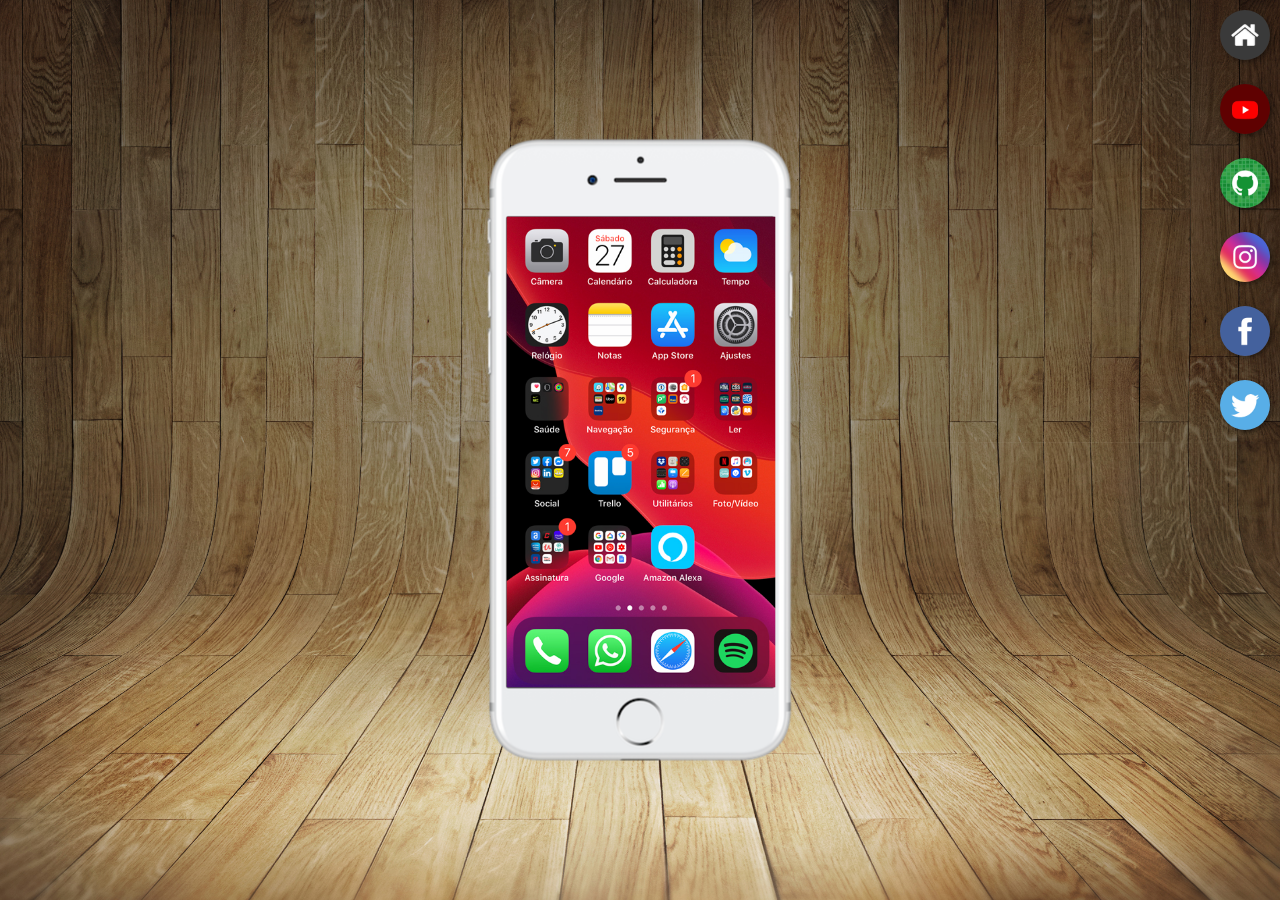
<file: index.html>
<!DOCTYPE html>
<html lang="pt-br">
<head>
    <meta charset="UTF-8">
    <meta http-equiv="X-UA-Compatible" content="IE=edge">
    <meta name="viewport" content="width=device-width, initial-scale=1.0">
    <link rel="shortcut icon" href="favicon.ico" type="image/x-icon">
    <link rel="stylesheet" href="estilos/style.css">
    <title>Redes Socias</title>
</head>
<body>
    <main>
        <section id="telefone">
           <iframe src="home.html" name="celular" id="tela" frameborder="0">Seu navegador não é compatível com isso.</iframe>
        </section>
        
        <section id="redes">
            <a href="home.html" target="celular"><img src="imagens/logo-home.jpg" alt="Home"></a><br>
            
            <a href="youtube.html" target="celular"><img src="imagens/logo-youtube.jpg" alt="YouTube"></a><br>
            
            <a href="github.html" target="celular"><img src="imagens/logo-github.jpg" alt="GitHub"></a><br>
            
            <a href="instagram.html" target="celular"><img src="imagens/logo-instagram.jpg" alt="Instagram"></a><br>
            
            <a href="facebook.html" target="celular"><img src="imagens/logo-facebook.jpg" alt="Facebook"></a><br>
            
            <a href="twitter.html" target="celular"><img src="imagens/logo-twitter.jpg" alt="Twitter"></a>
        </section>
    </main>
</body>
</html>
</file>
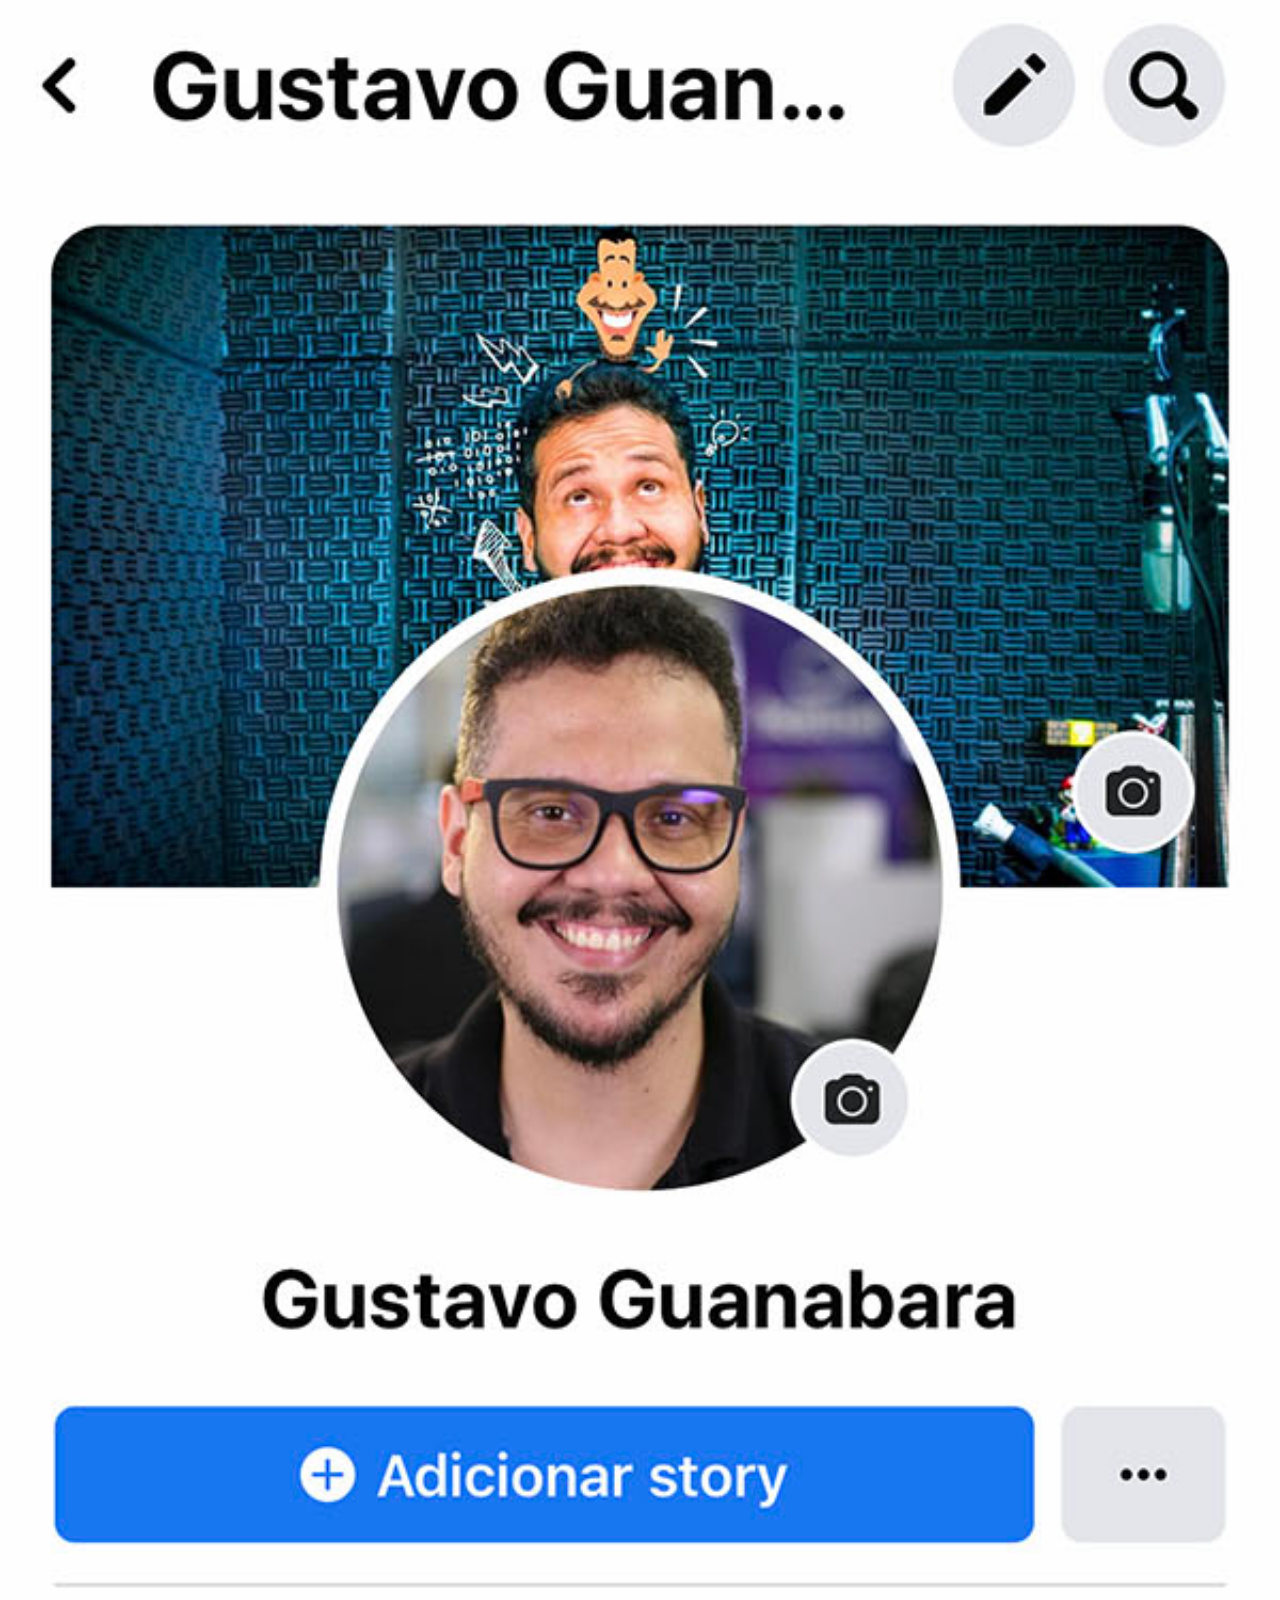
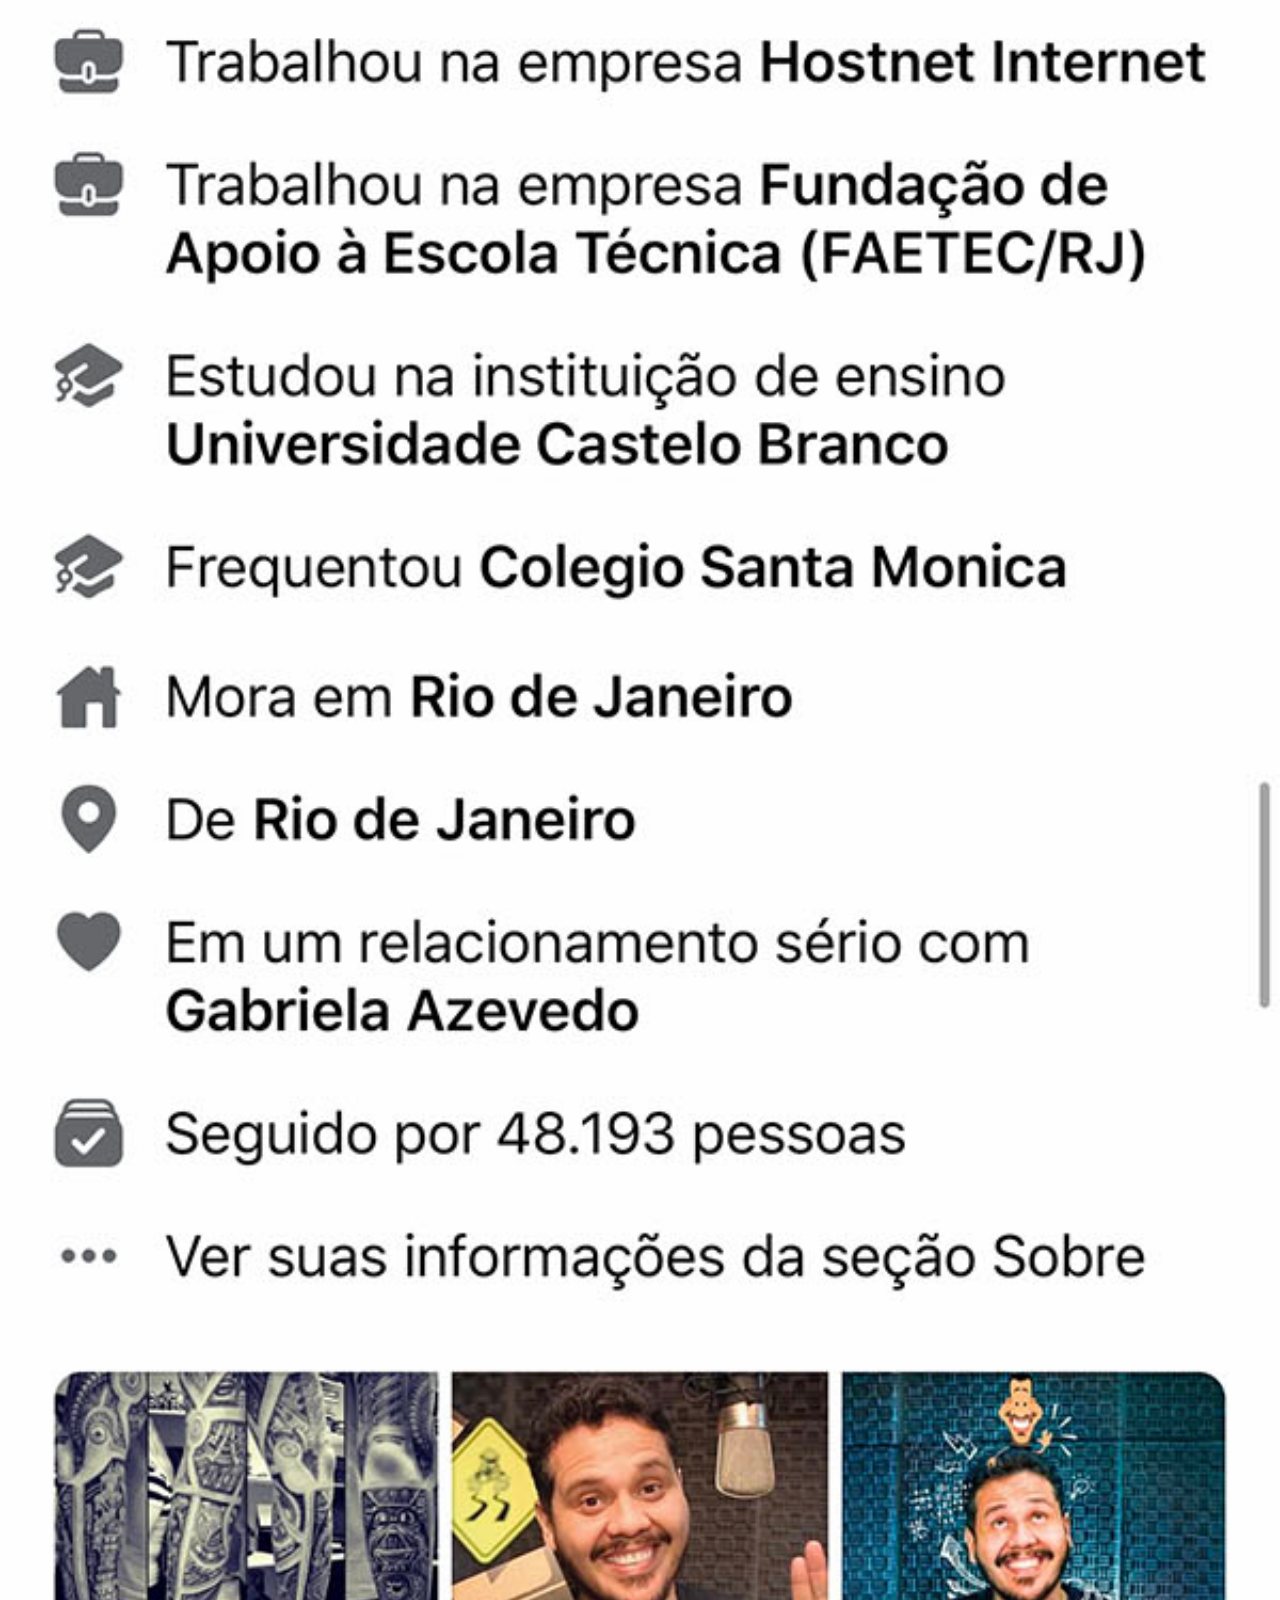
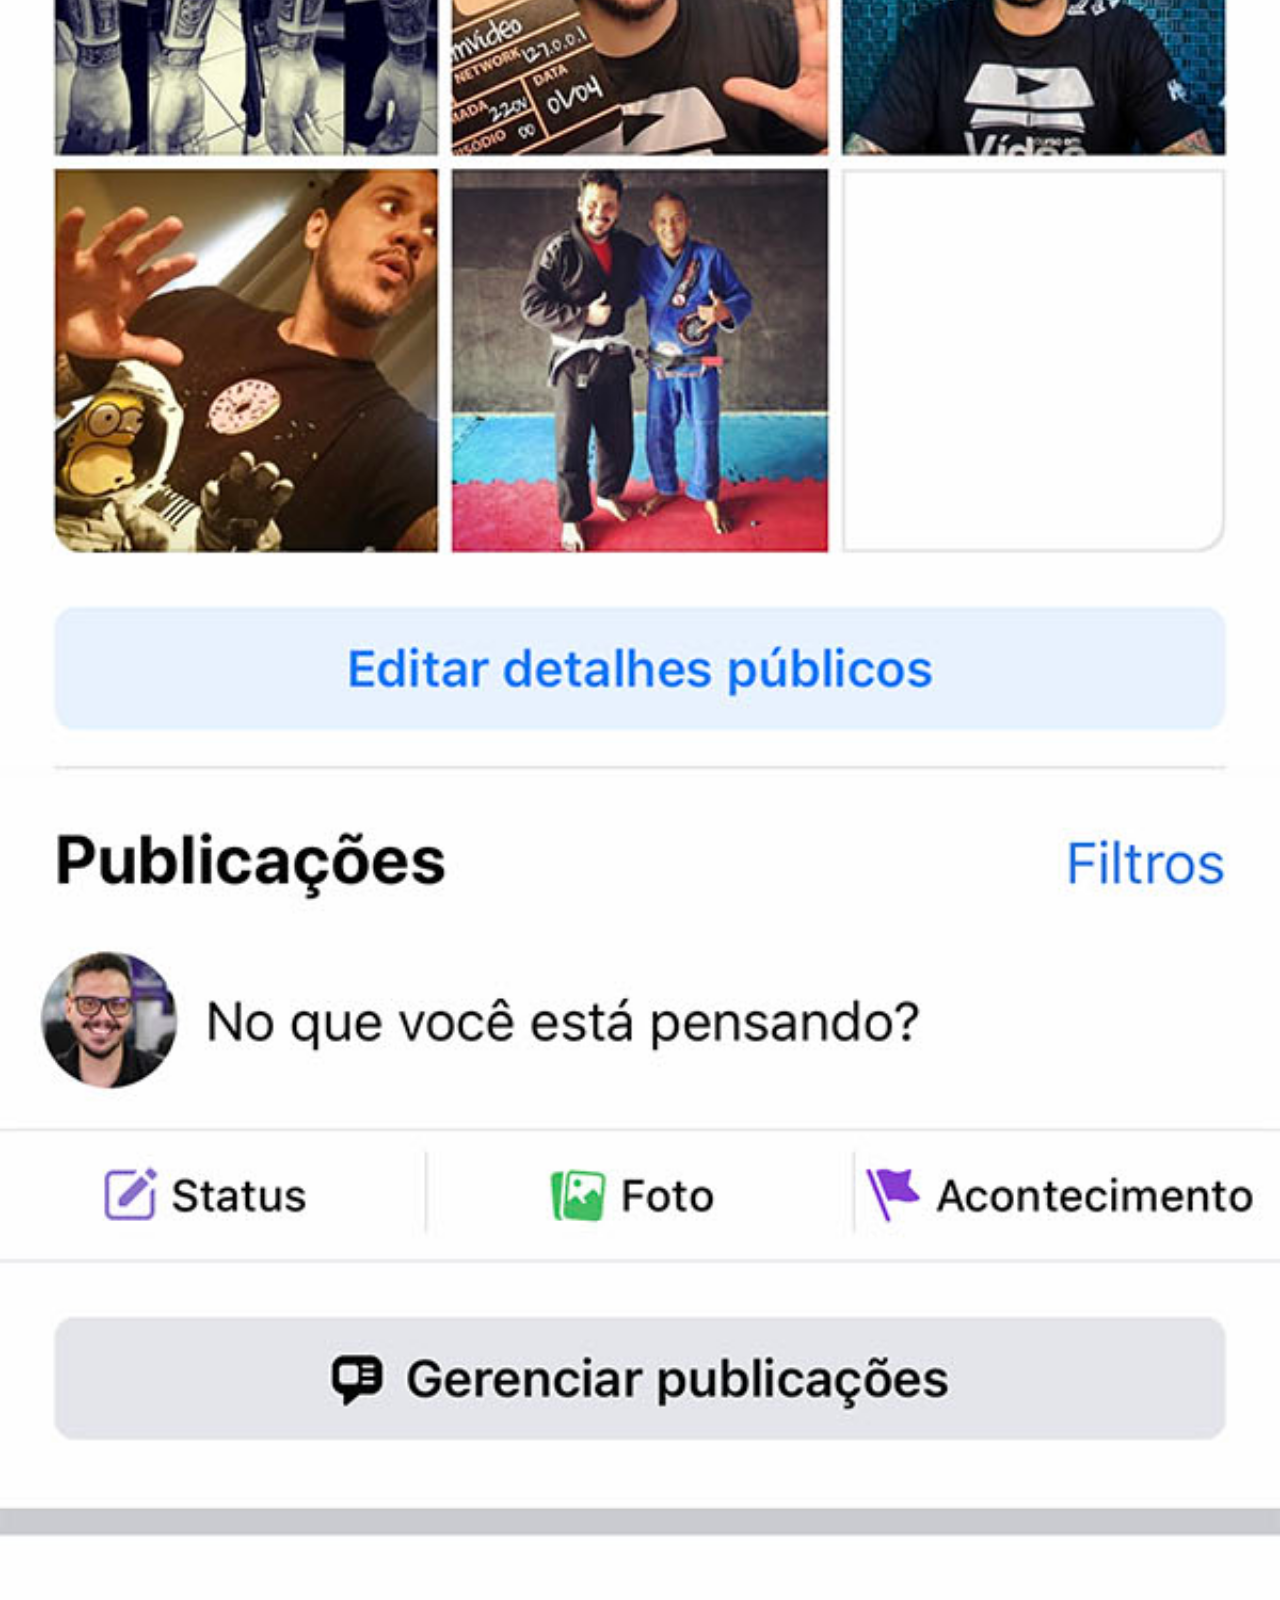
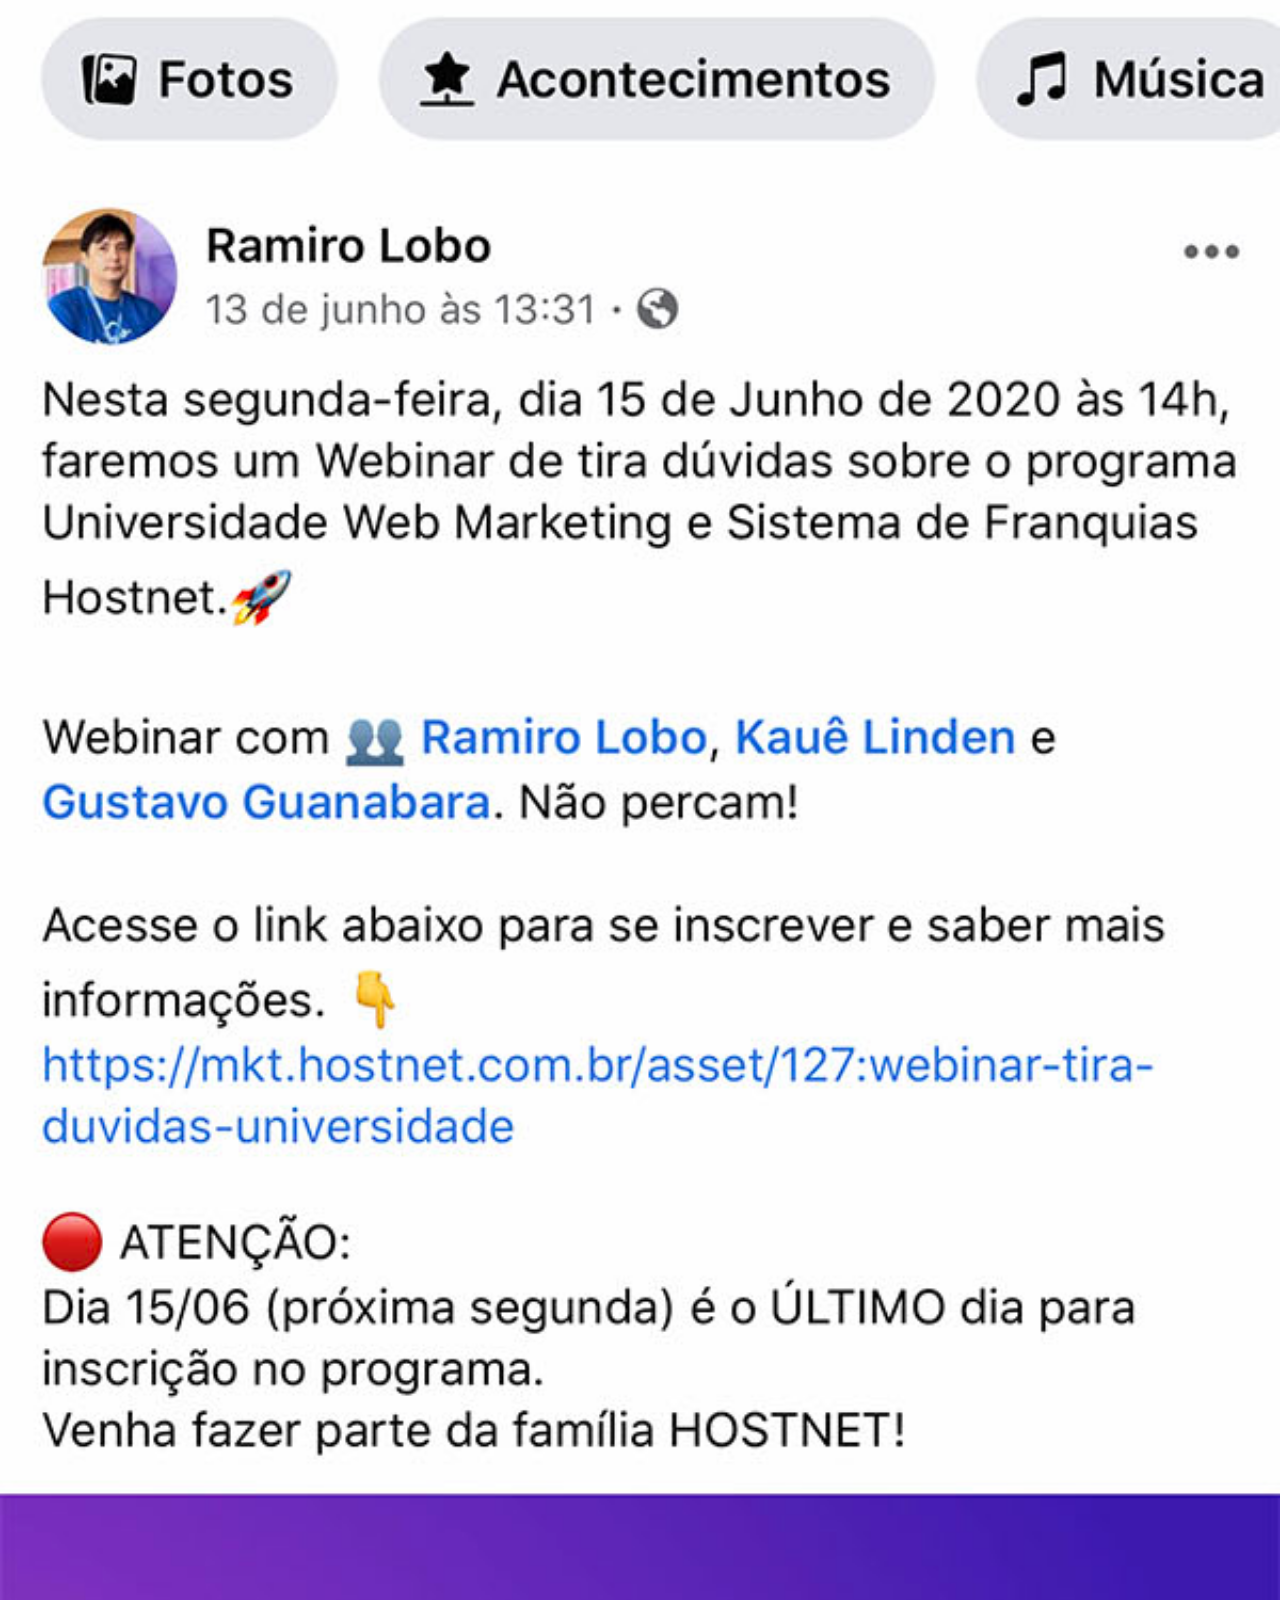
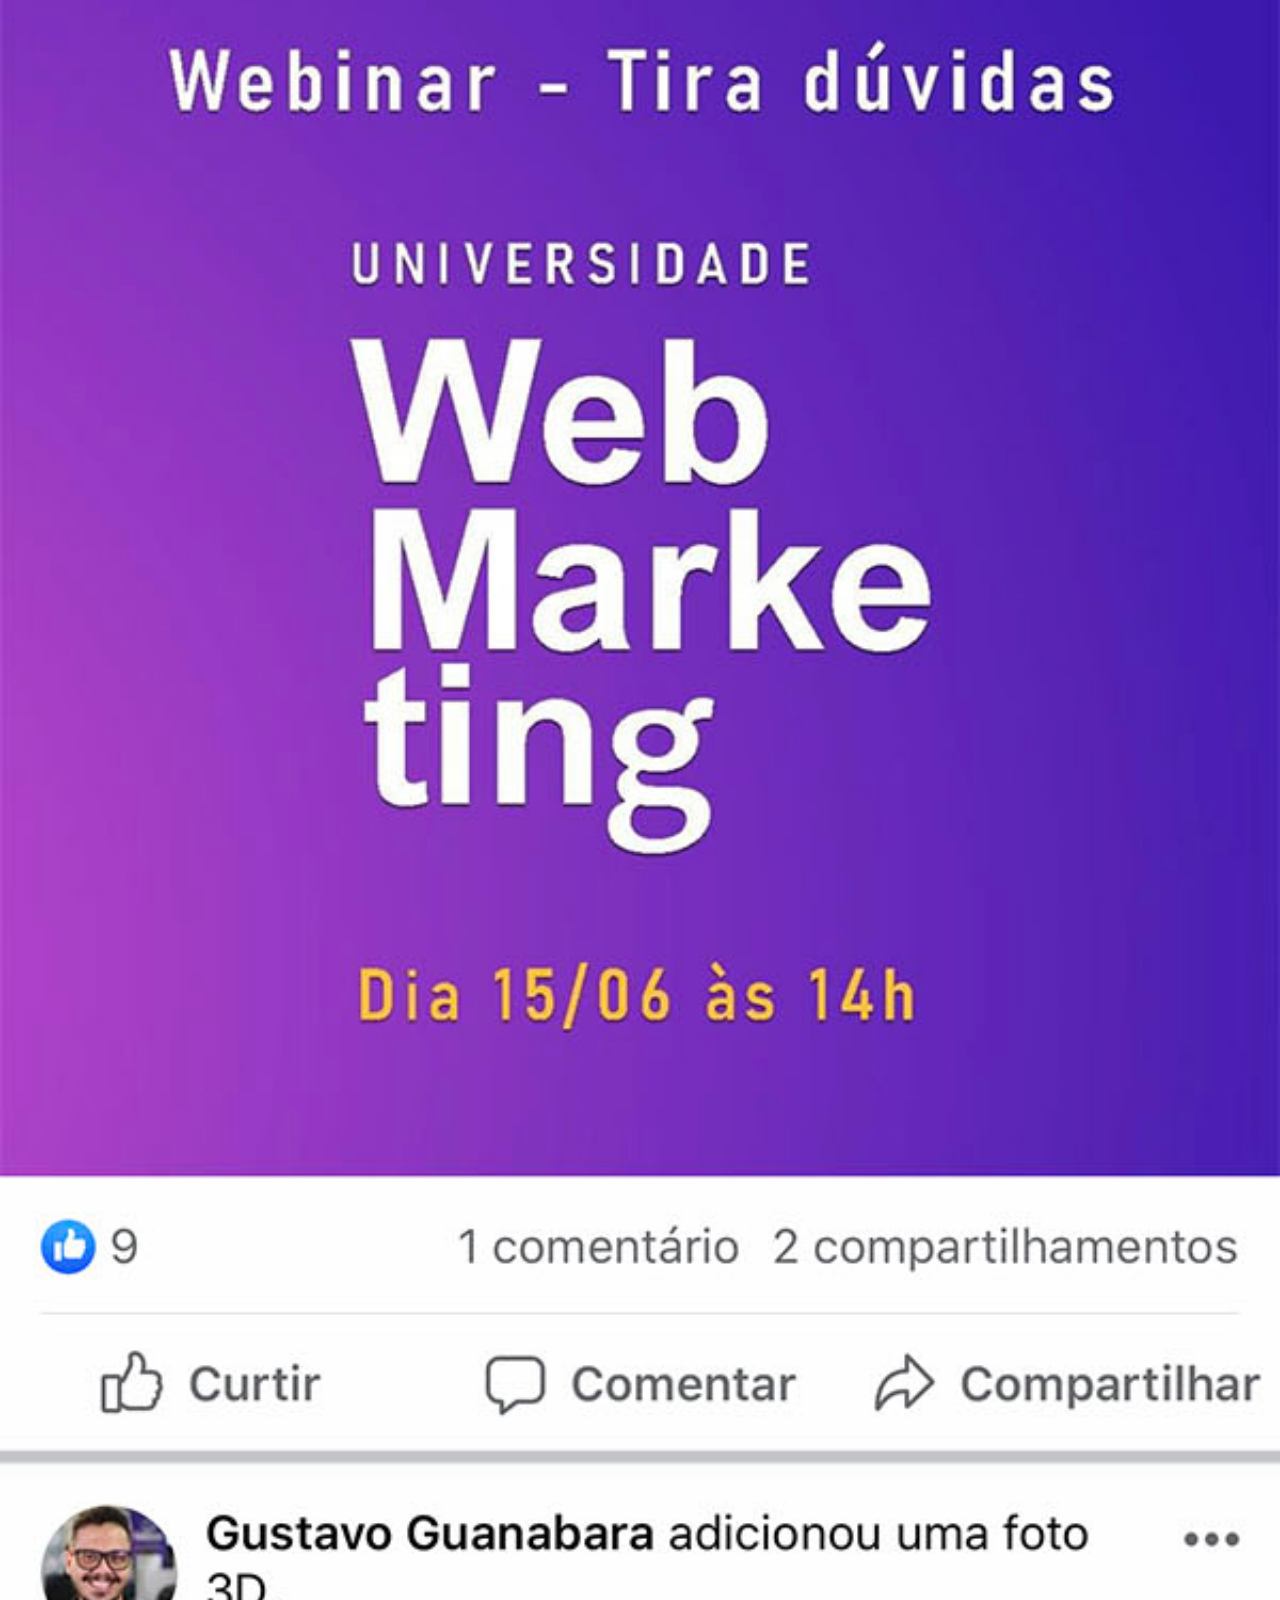
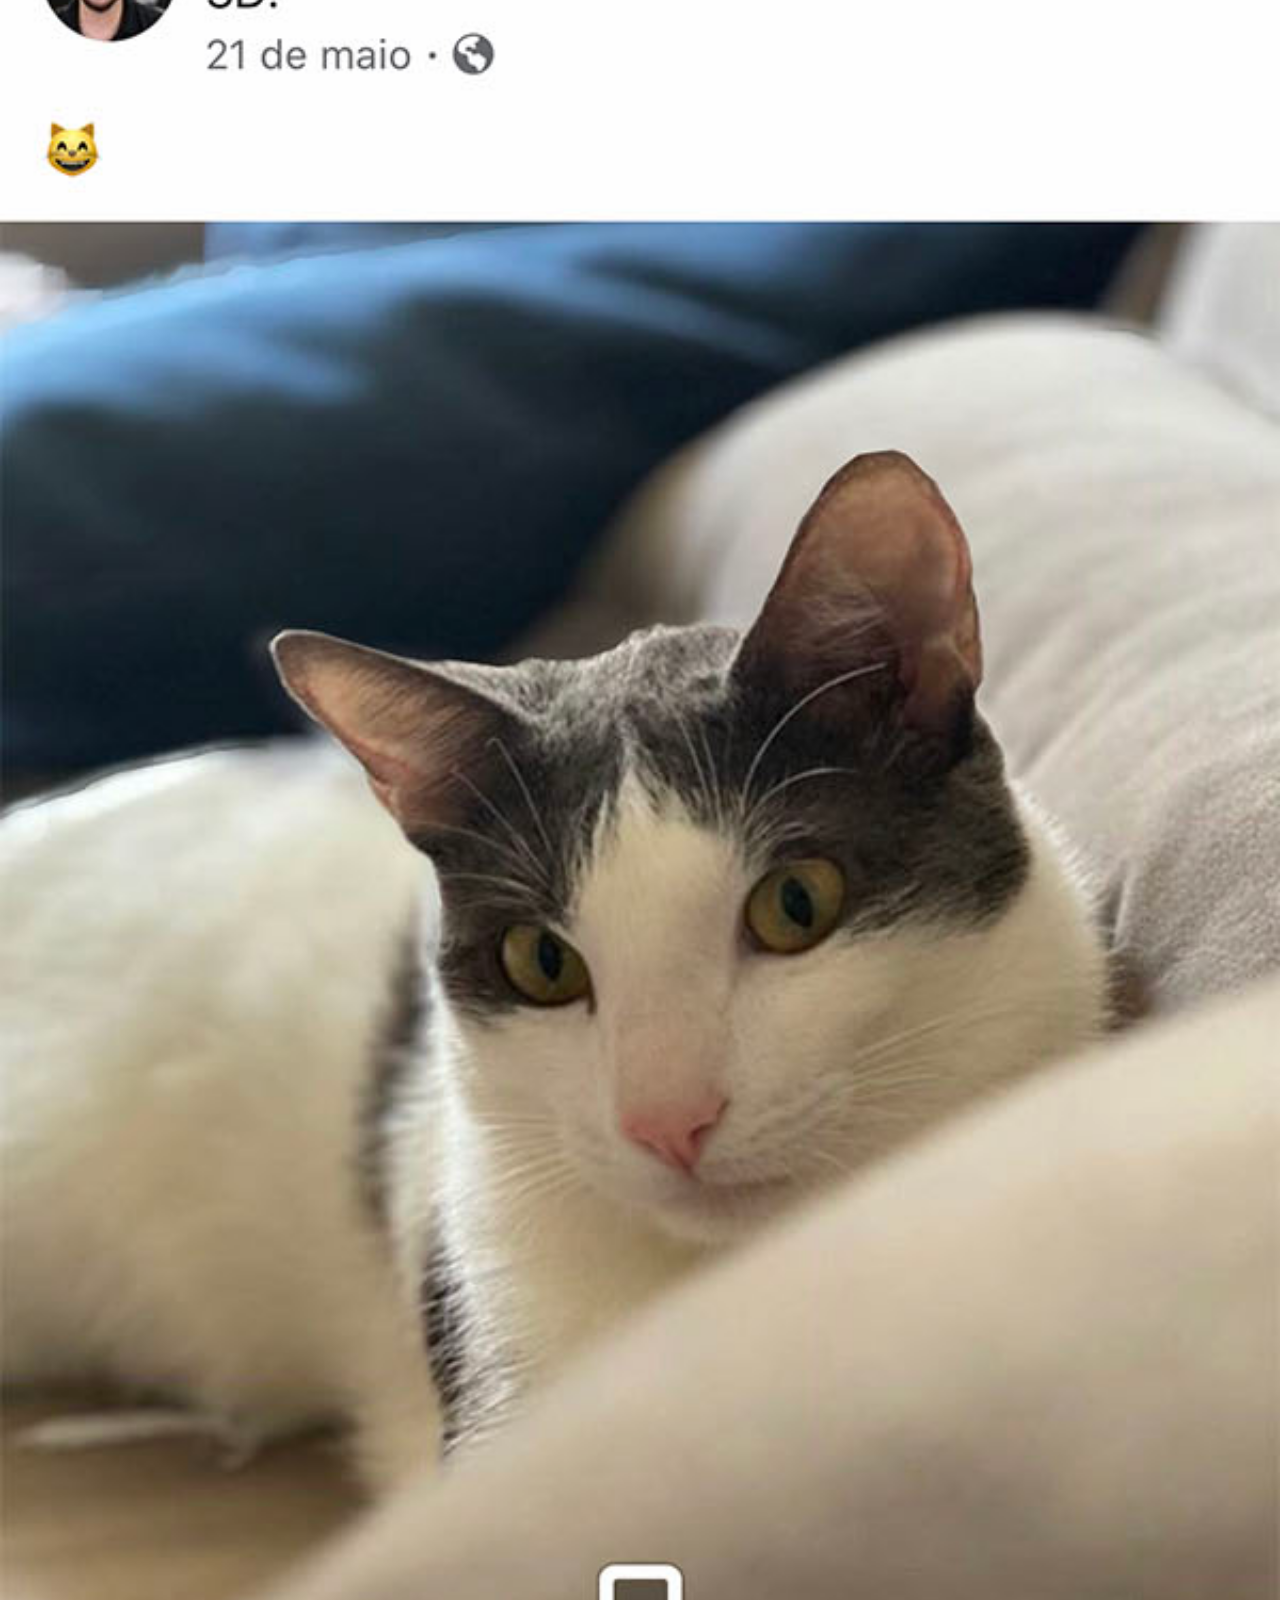
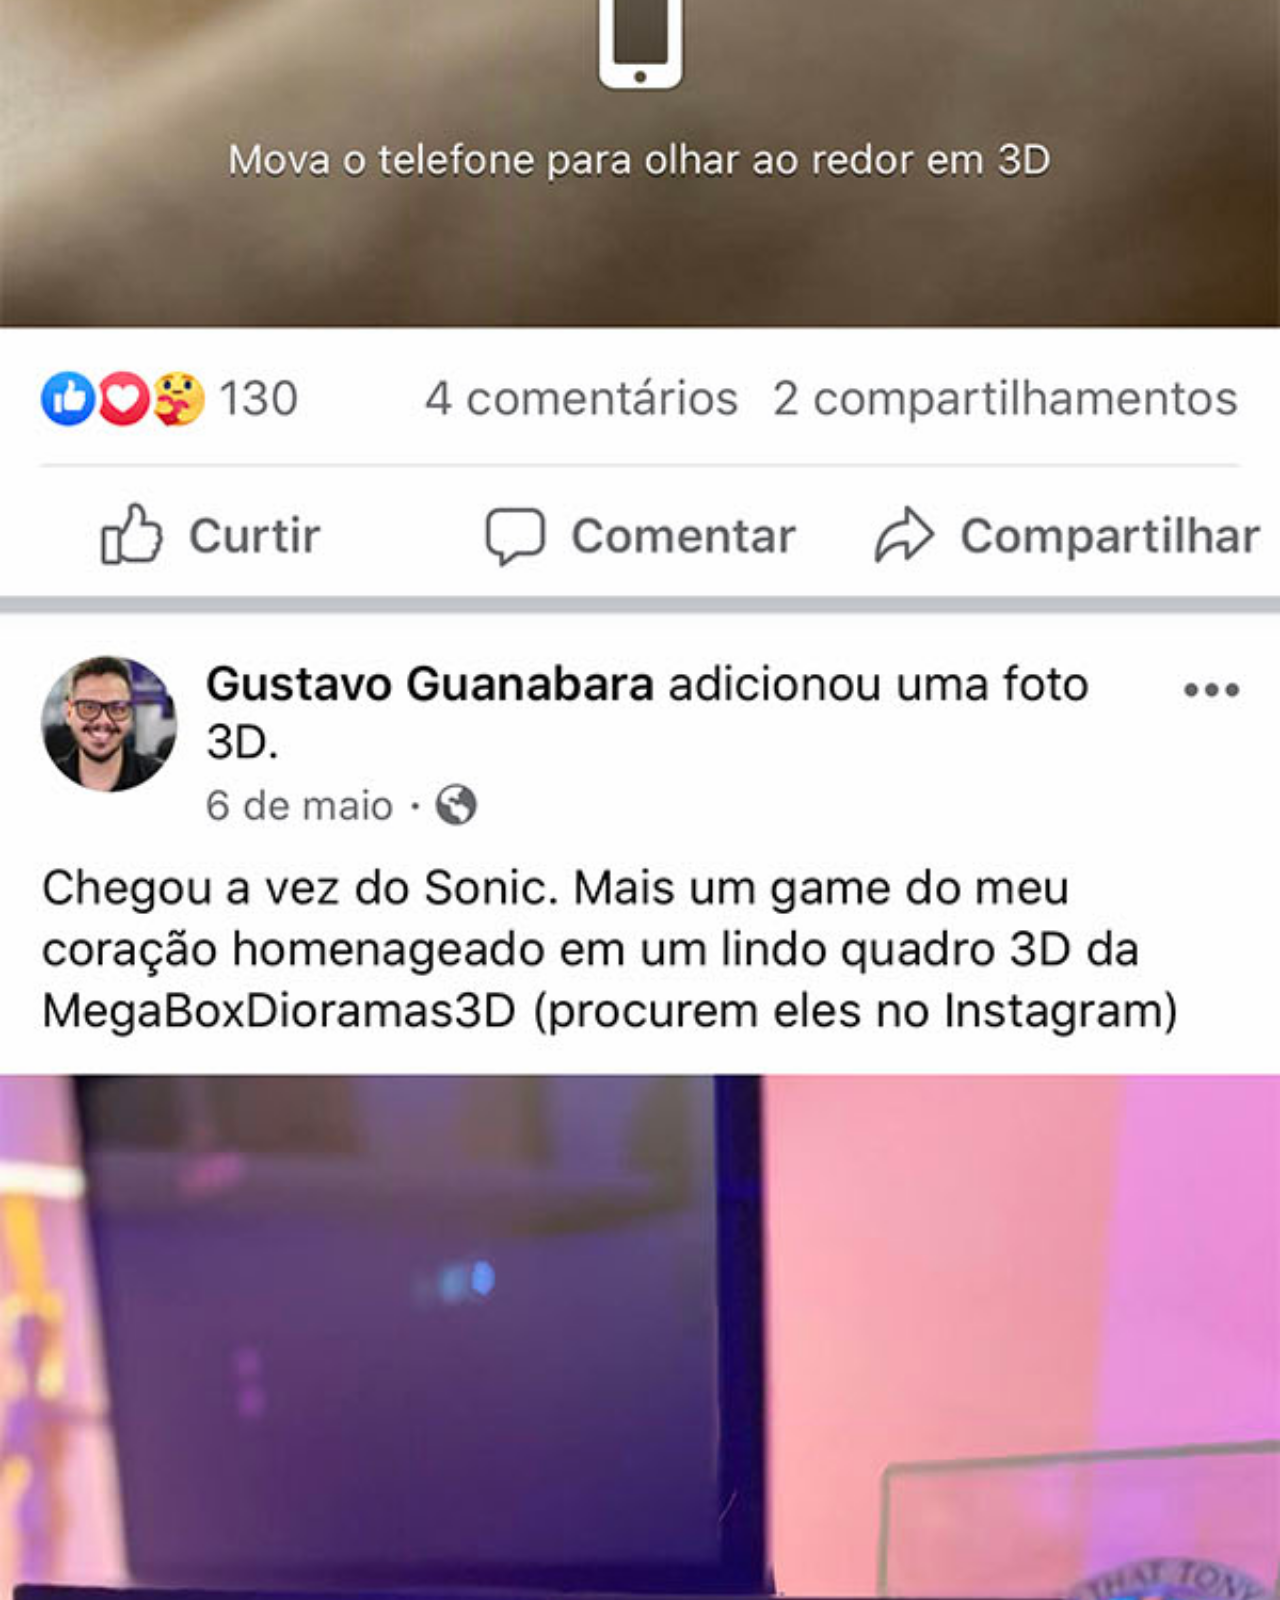
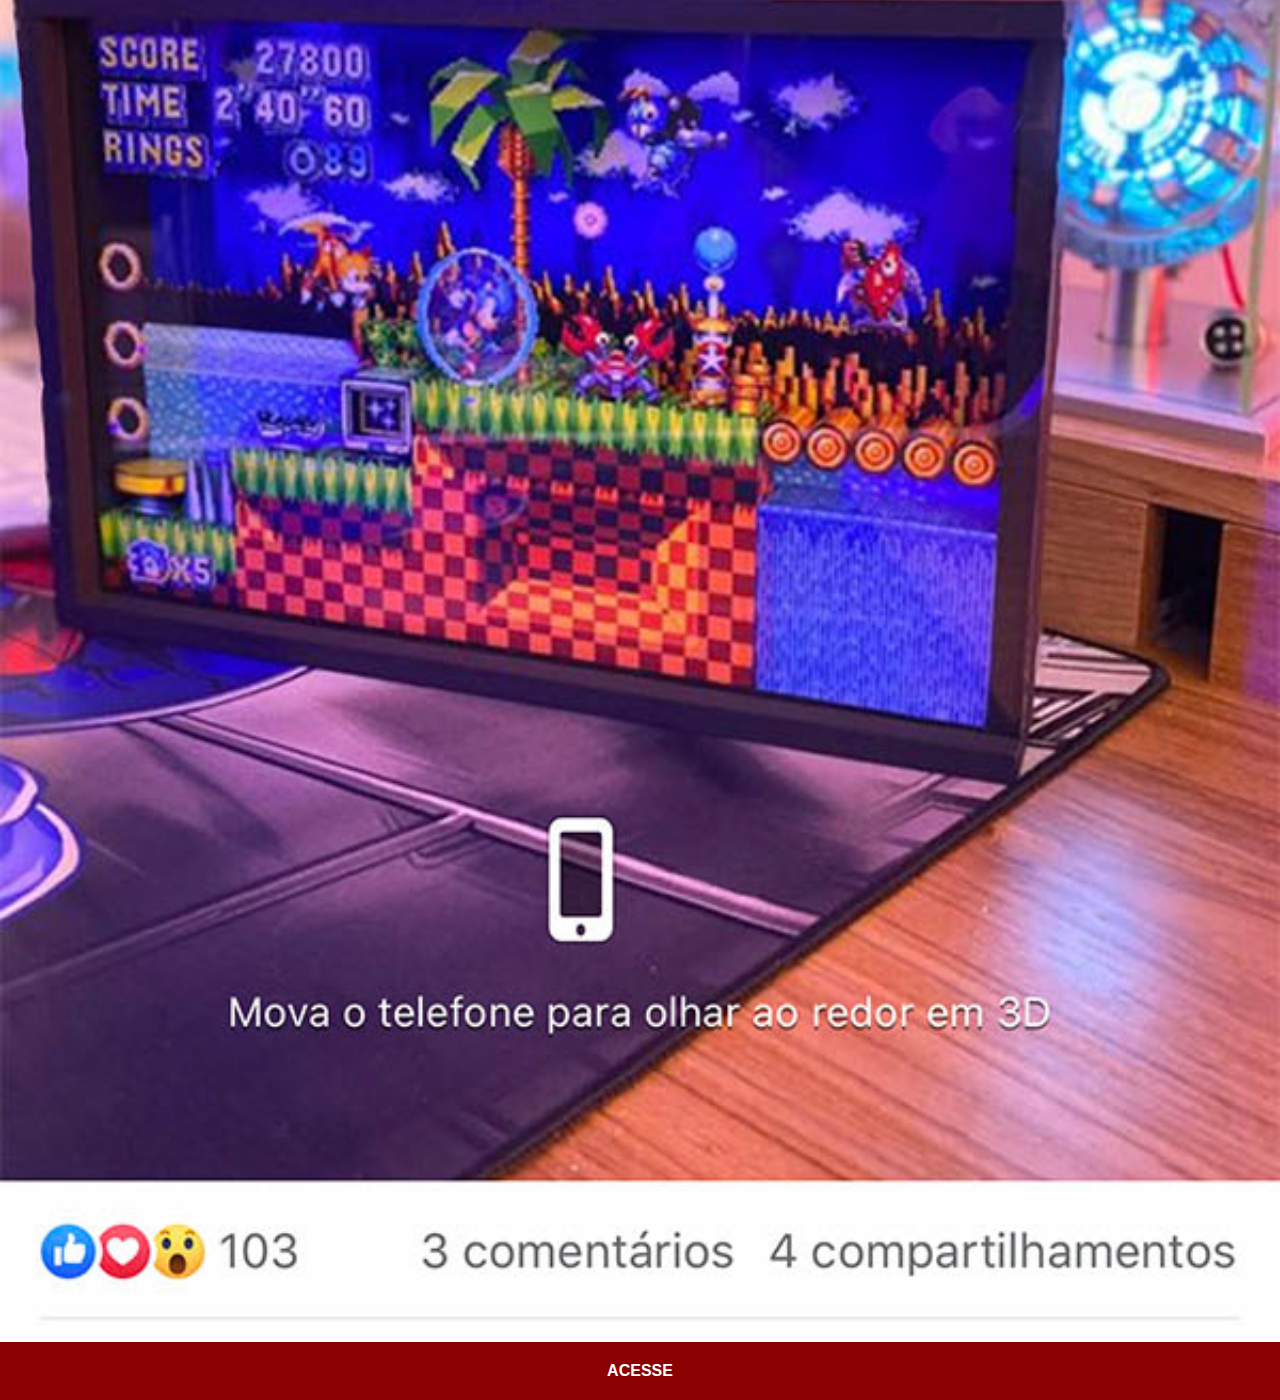
<file: facebook.html>
<!DOCTYPE html>
<html lang="pt-br">
<head>
    <meta charset="UTF-8">
    <meta http-equiv="X-UA-Compatible" content="IE=edge">
    <meta name="viewport" content="width=device-width, initial-scale=1.0">
    <link rel="shortcut icon" href="favicon.ico" type="image/x-icon">
    
    <title>Facebook</title>

    <style>
        * {
            margin: 0px;
            padding: 0px;
            font-family: Arial, Helvetica, sans-serif;
        }
        ::-webkit-scrollbar {
            width: 0px;
            height: 0px;
        }
        img {
            width: 100vw;
        }
        a {
            display: block;
            background-color: darkred;
            color: white;
            font-weight: bolder;
            text-align: center;
            text-decoration: none;
            padding: 20px;
        }
        a:hover {
            text-decoration: underline;
        }
    </style>
</head>
<body>
    <img src="imagens/tela-facebook.jpg" alt="Facebook">
    <a href="https://facebook.com/gustavoguanabara" target="_blank">ACESSE</a>
</body>
</html>
</file>
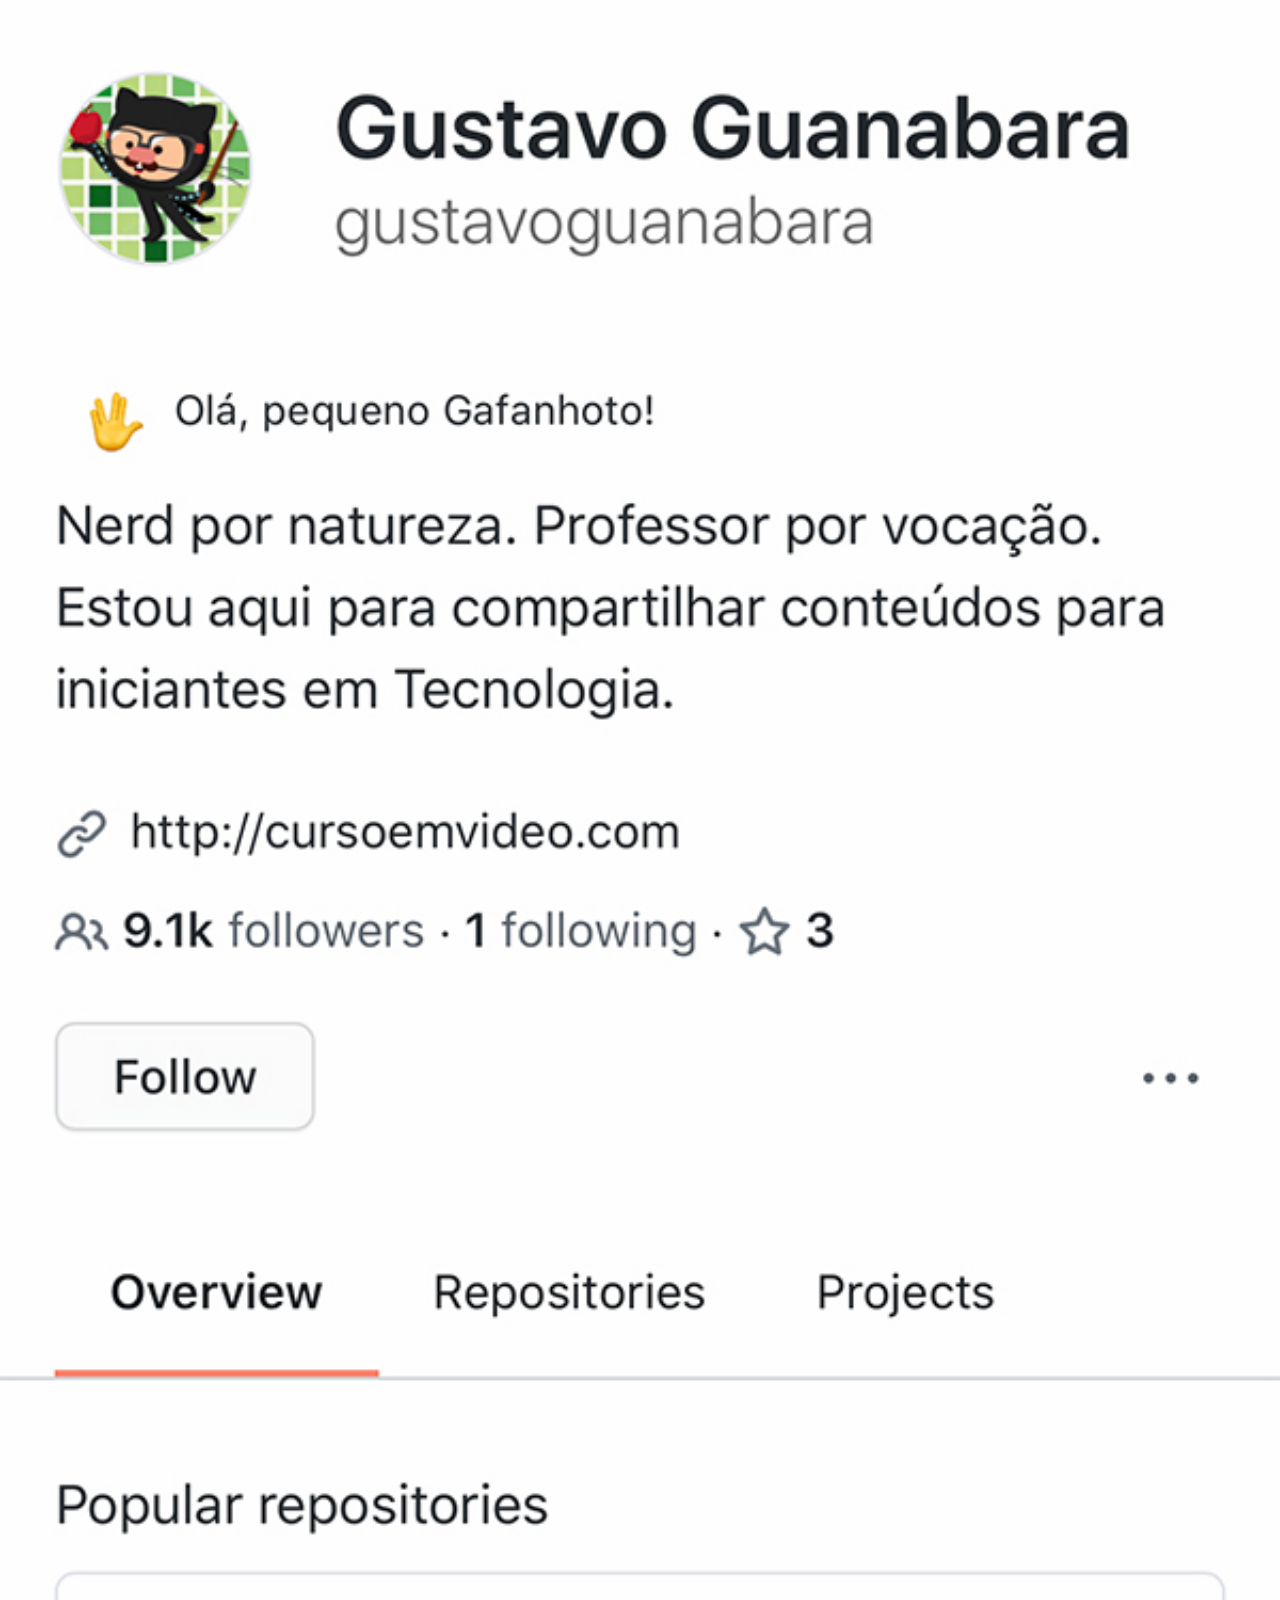
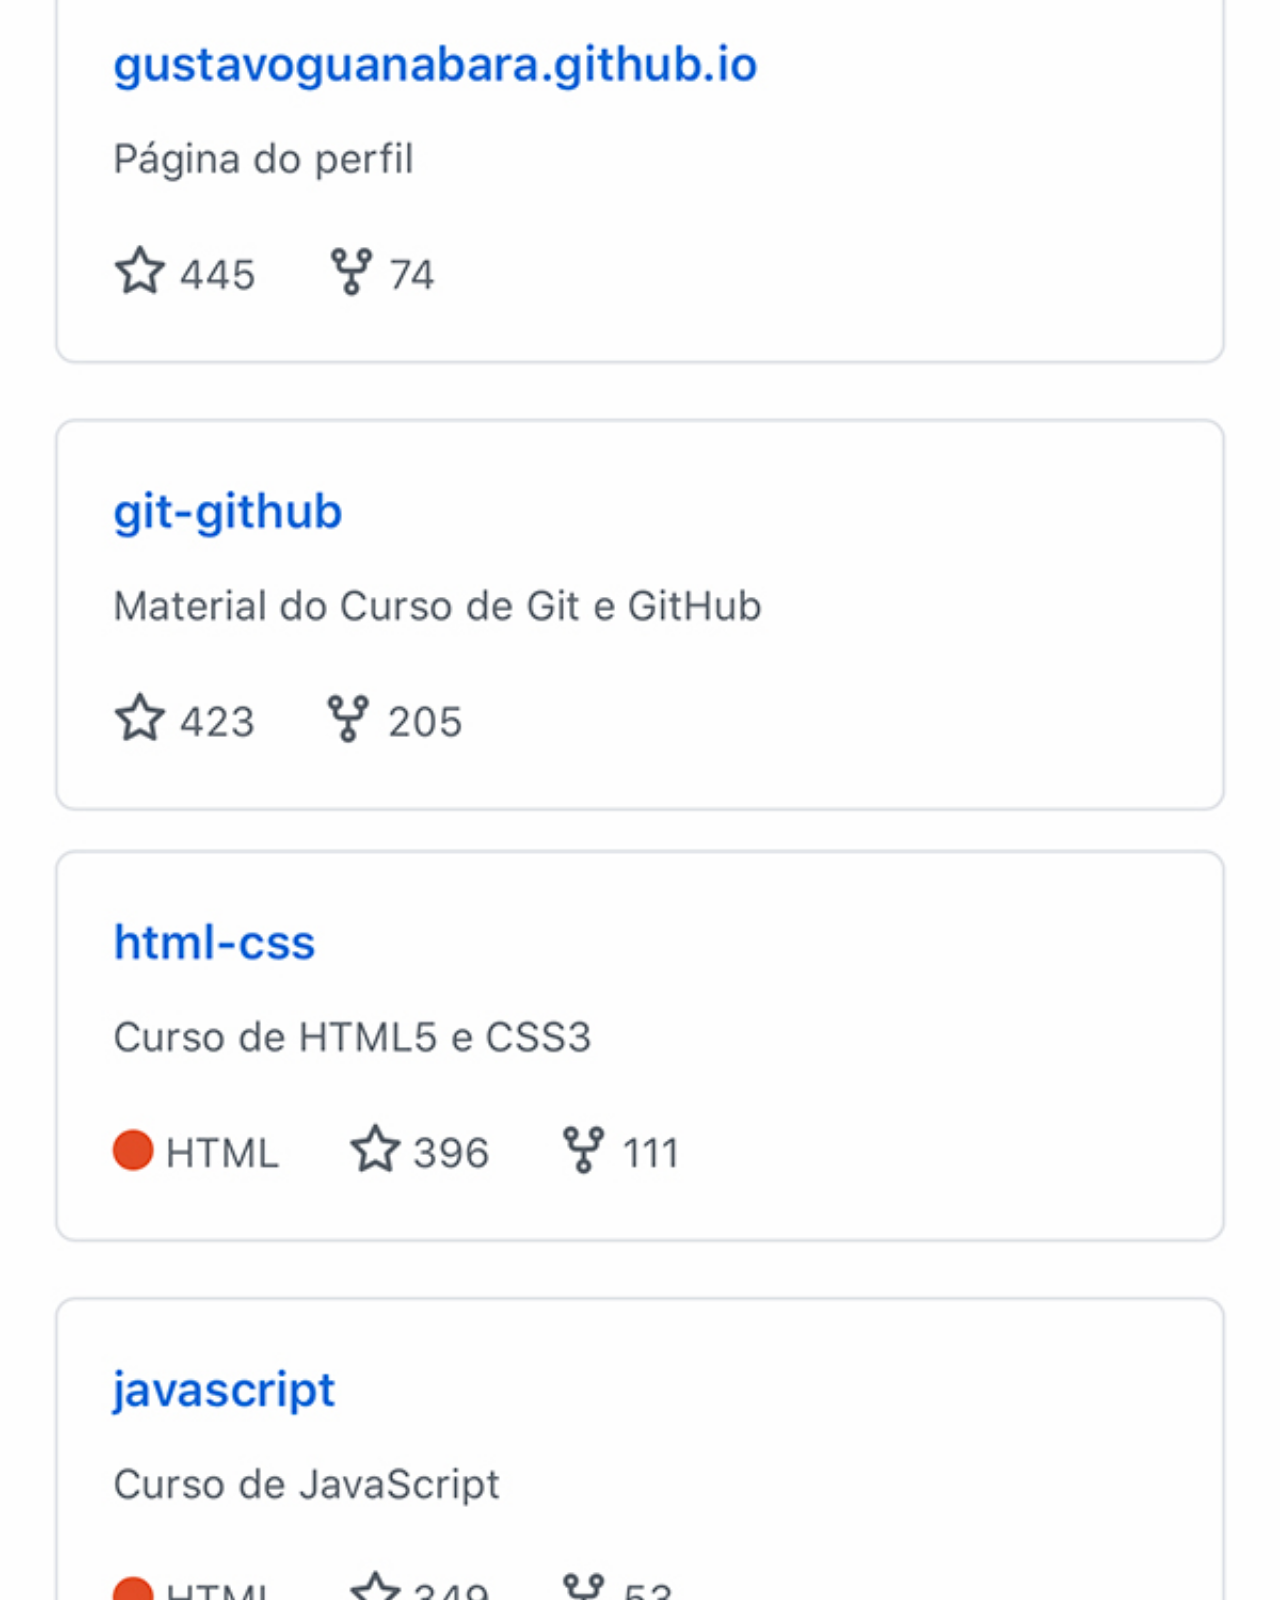
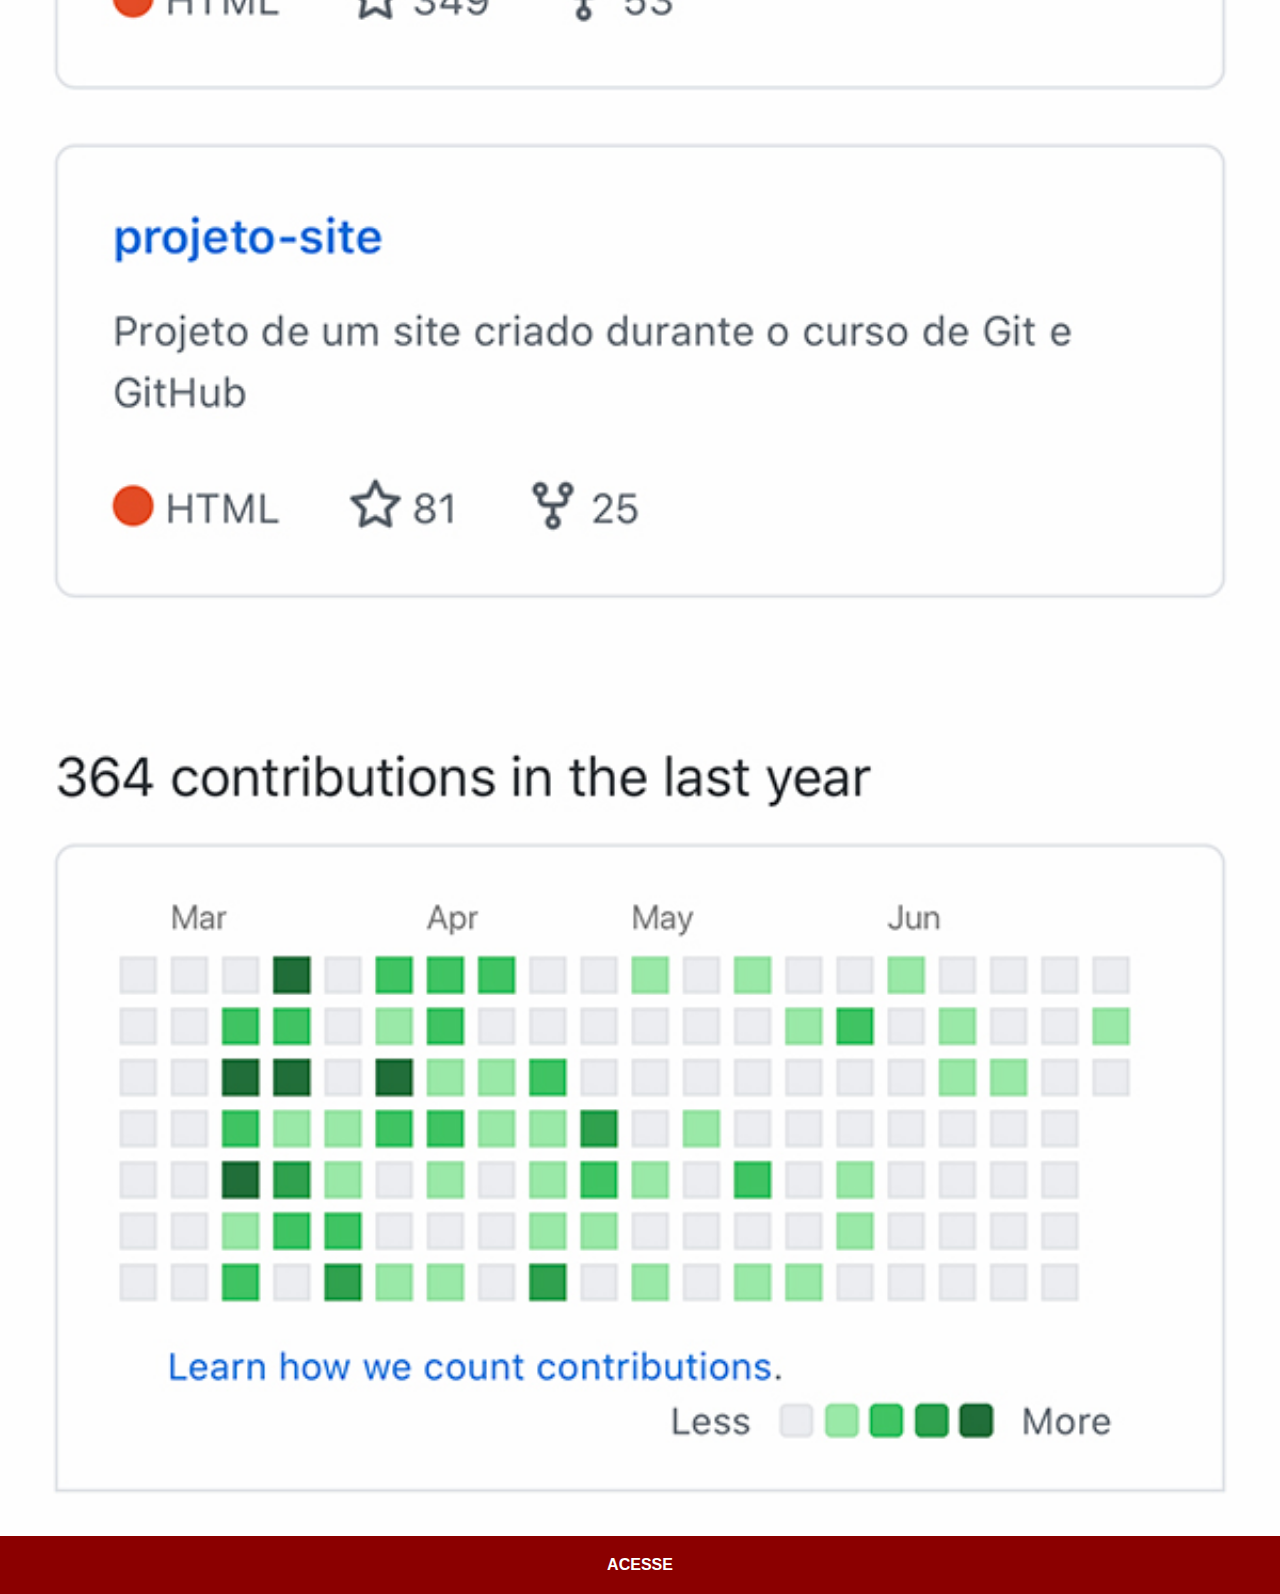
<file: github.html>
<!DOCTYPE html>
<html lang="pt-br">
<head>
    <meta charset="UTF-8">
    <meta http-equiv="X-UA-Compatible" content="IE=edge">
    <meta name="viewport" content="width=device-width, initial-scale=1.0">
    <link rel="shortcut icon" href="favicon.ico" type="image/x-icon">
    
    <title>GitHub</title>

    <style>
        * {
            margin: 0px;
            padding: 0px;
            font-family: Arial, Helvetica, sans-serif;
        }
        ::-webkit-scrollbar {
            width: 0px;
            height: 0px;
        }
        img {
            width: 100vw;
        }
        a {
            display: block;
            background-color: darkred;
            color: white;
            font-weight: bolder;
            text-align: center;
            text-decoration: none;
            padding: 20px;
        }
        a:hover {
            text-decoration: underline;
        }
    </style>
</head>
<body>
    <img src="imagens/tela-github.jpg" alt="GitHub">
    <a href="https://github.com/gustavoguanabara" target="_blank">ACESSE</a>
</body>
</html>
</file>
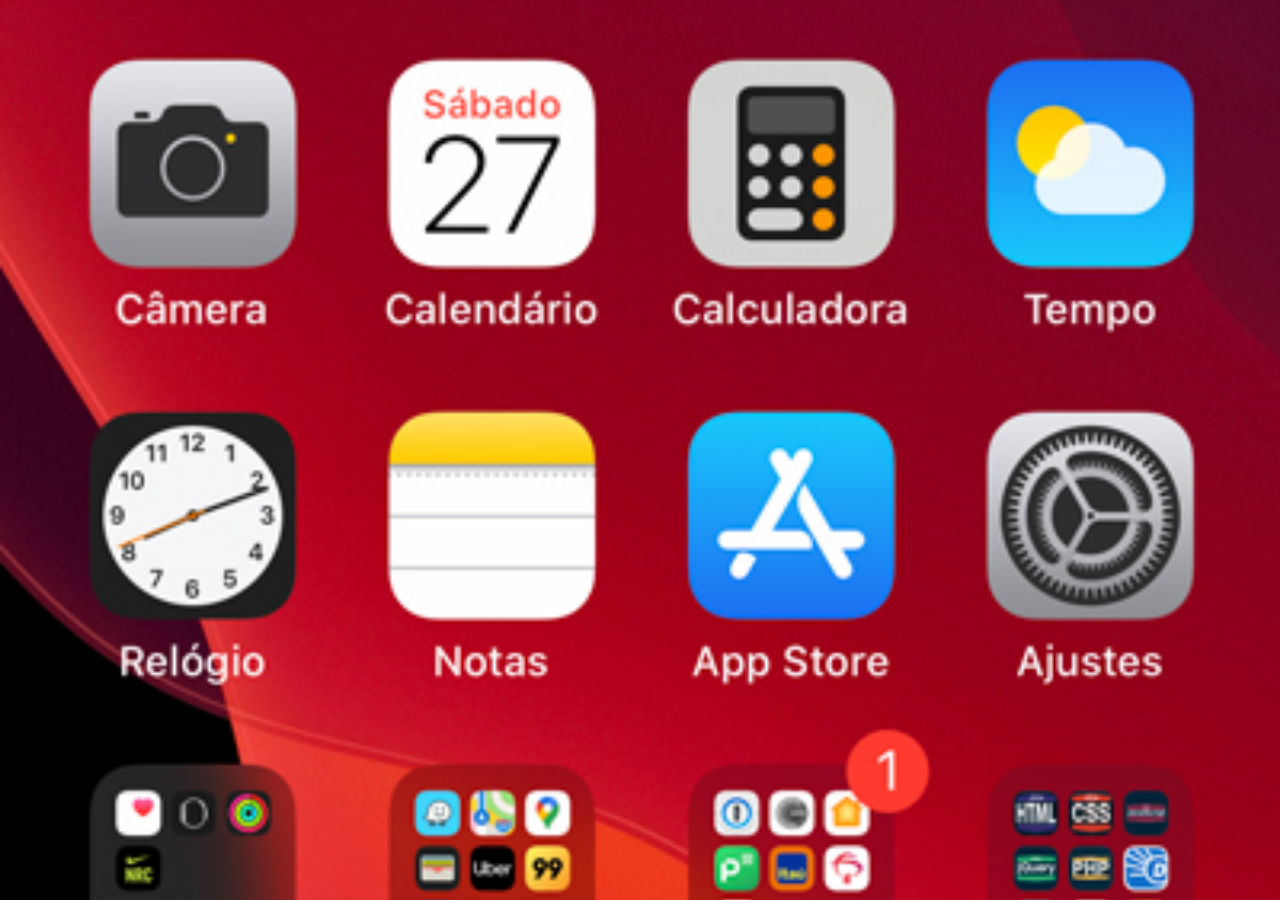
<file: home.html>
<!DOCTYPE html>
<html lang="pt-br">
<head>
    <meta charset="UTF-8">
    <meta http-equiv="X-UA-Compatible" content="IE=edge">
    <meta name="viewport" content="width=device-width, initial-scale=1.0">
    <title>Home</title>

    <style>
        /*Essa página e seu estilo são referentes a imagem que aparece na tela do celular (que por sua vez, é um iframe)*/
       *{
        margin: 0px;
        padding: 0px;
        }
        body {
            height: 100vh;
            width: 100vw;
            background: darkgray url('imagens/tela-home.jpg') no-repeat top center;
            background-size: cover;
        }
    </style>
</head>
<body>
    
</body>
</html>
</file>
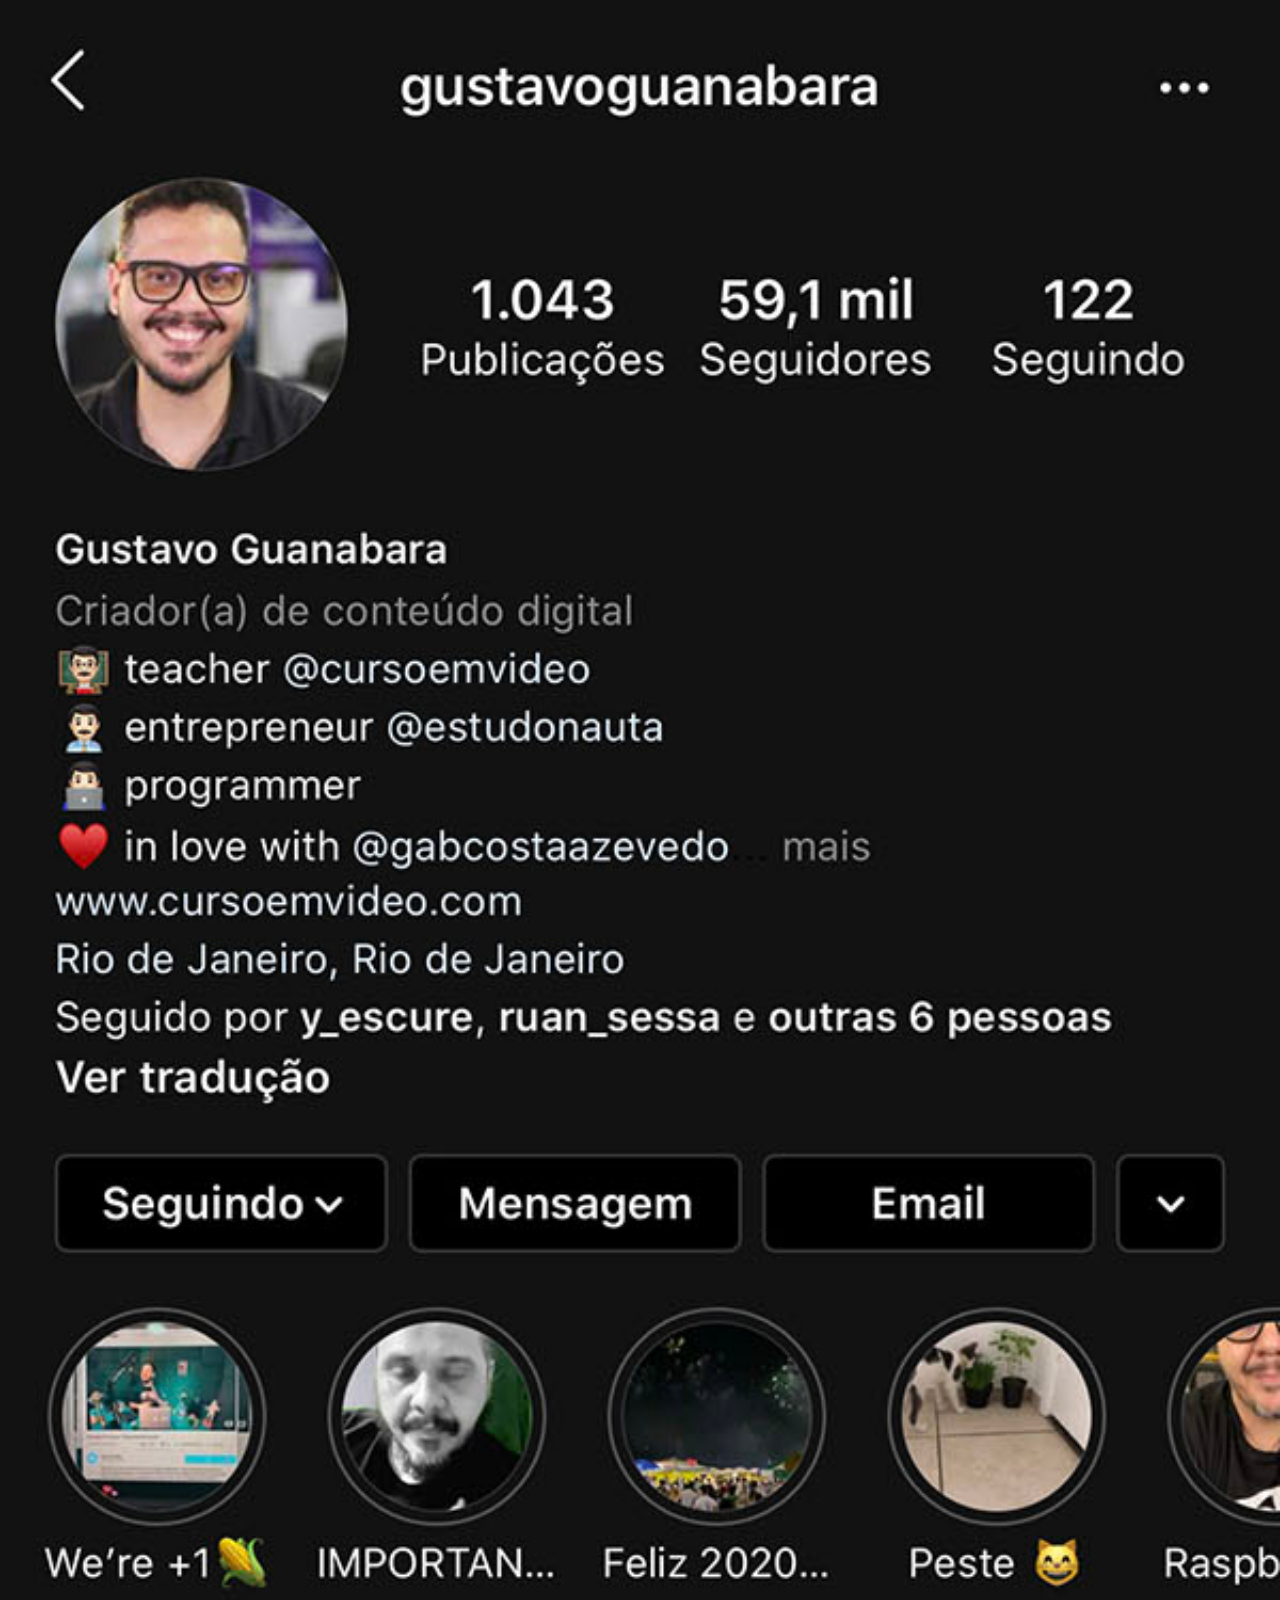
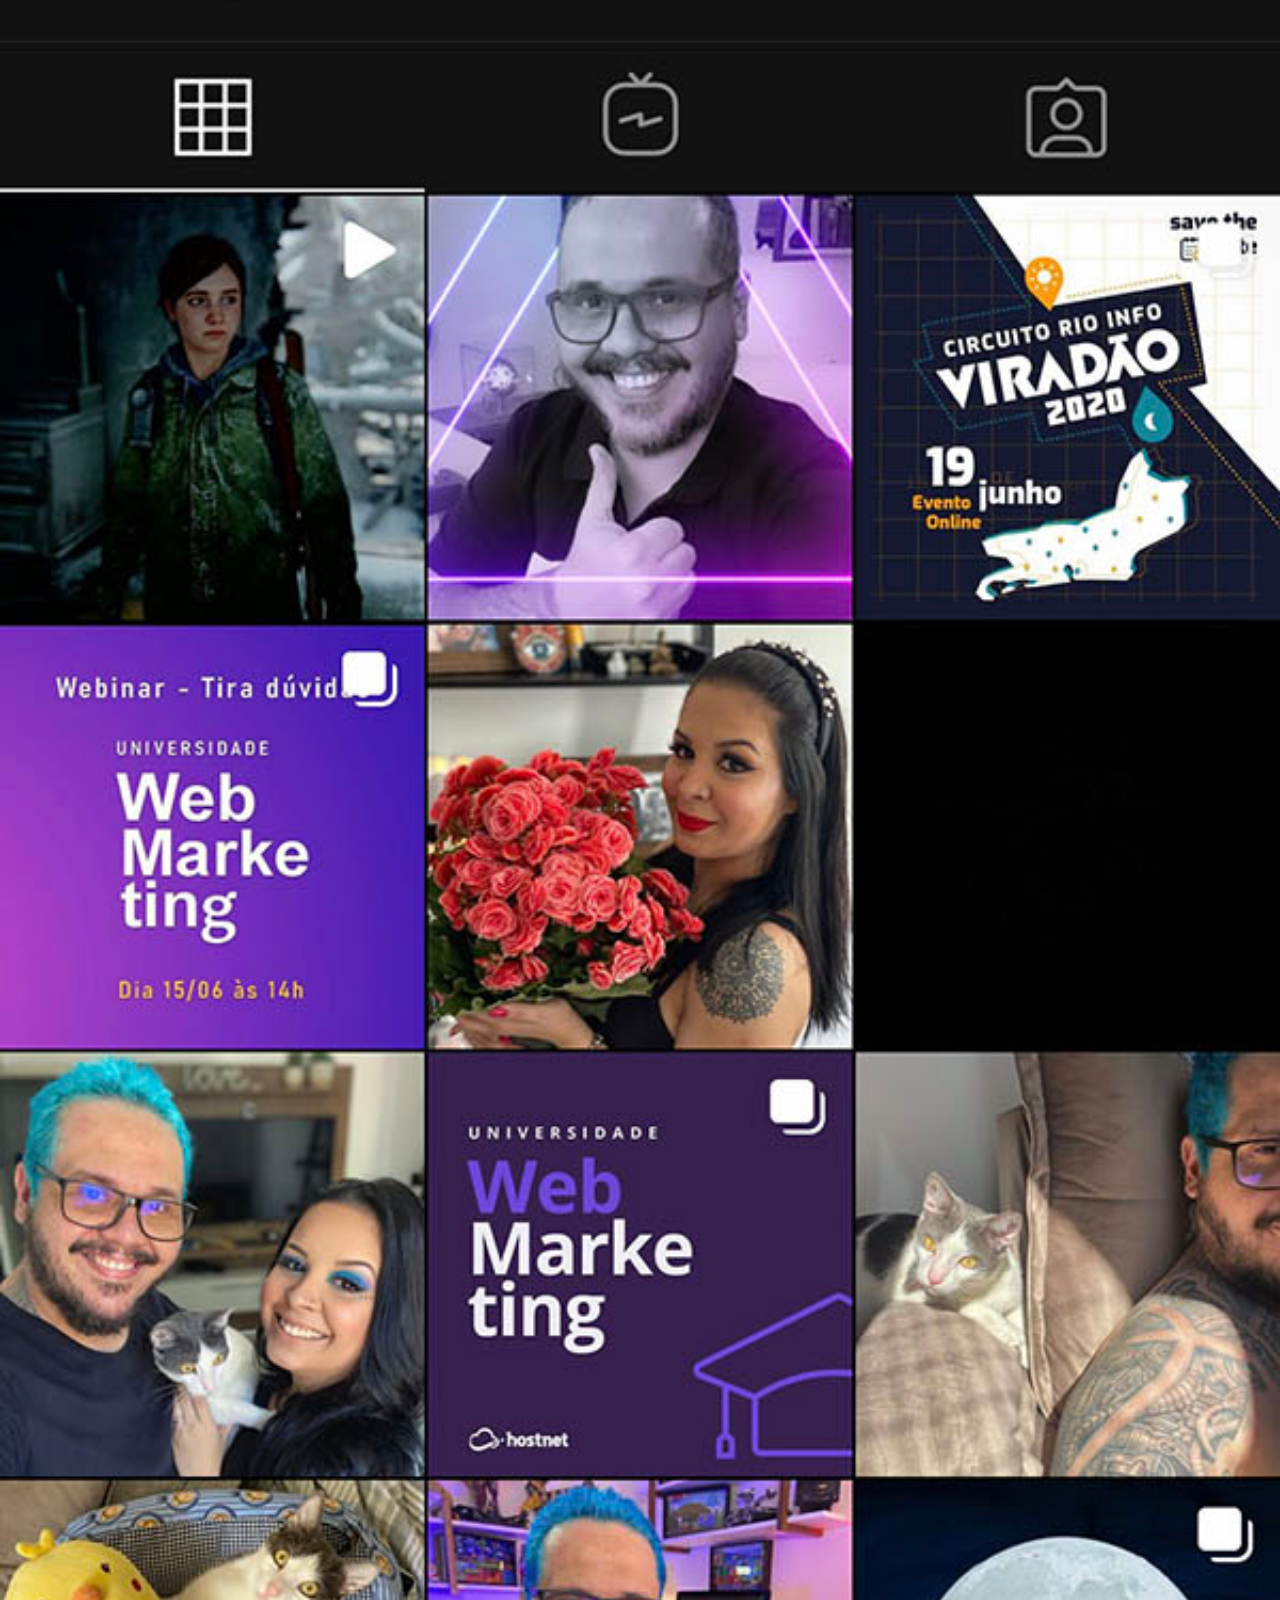
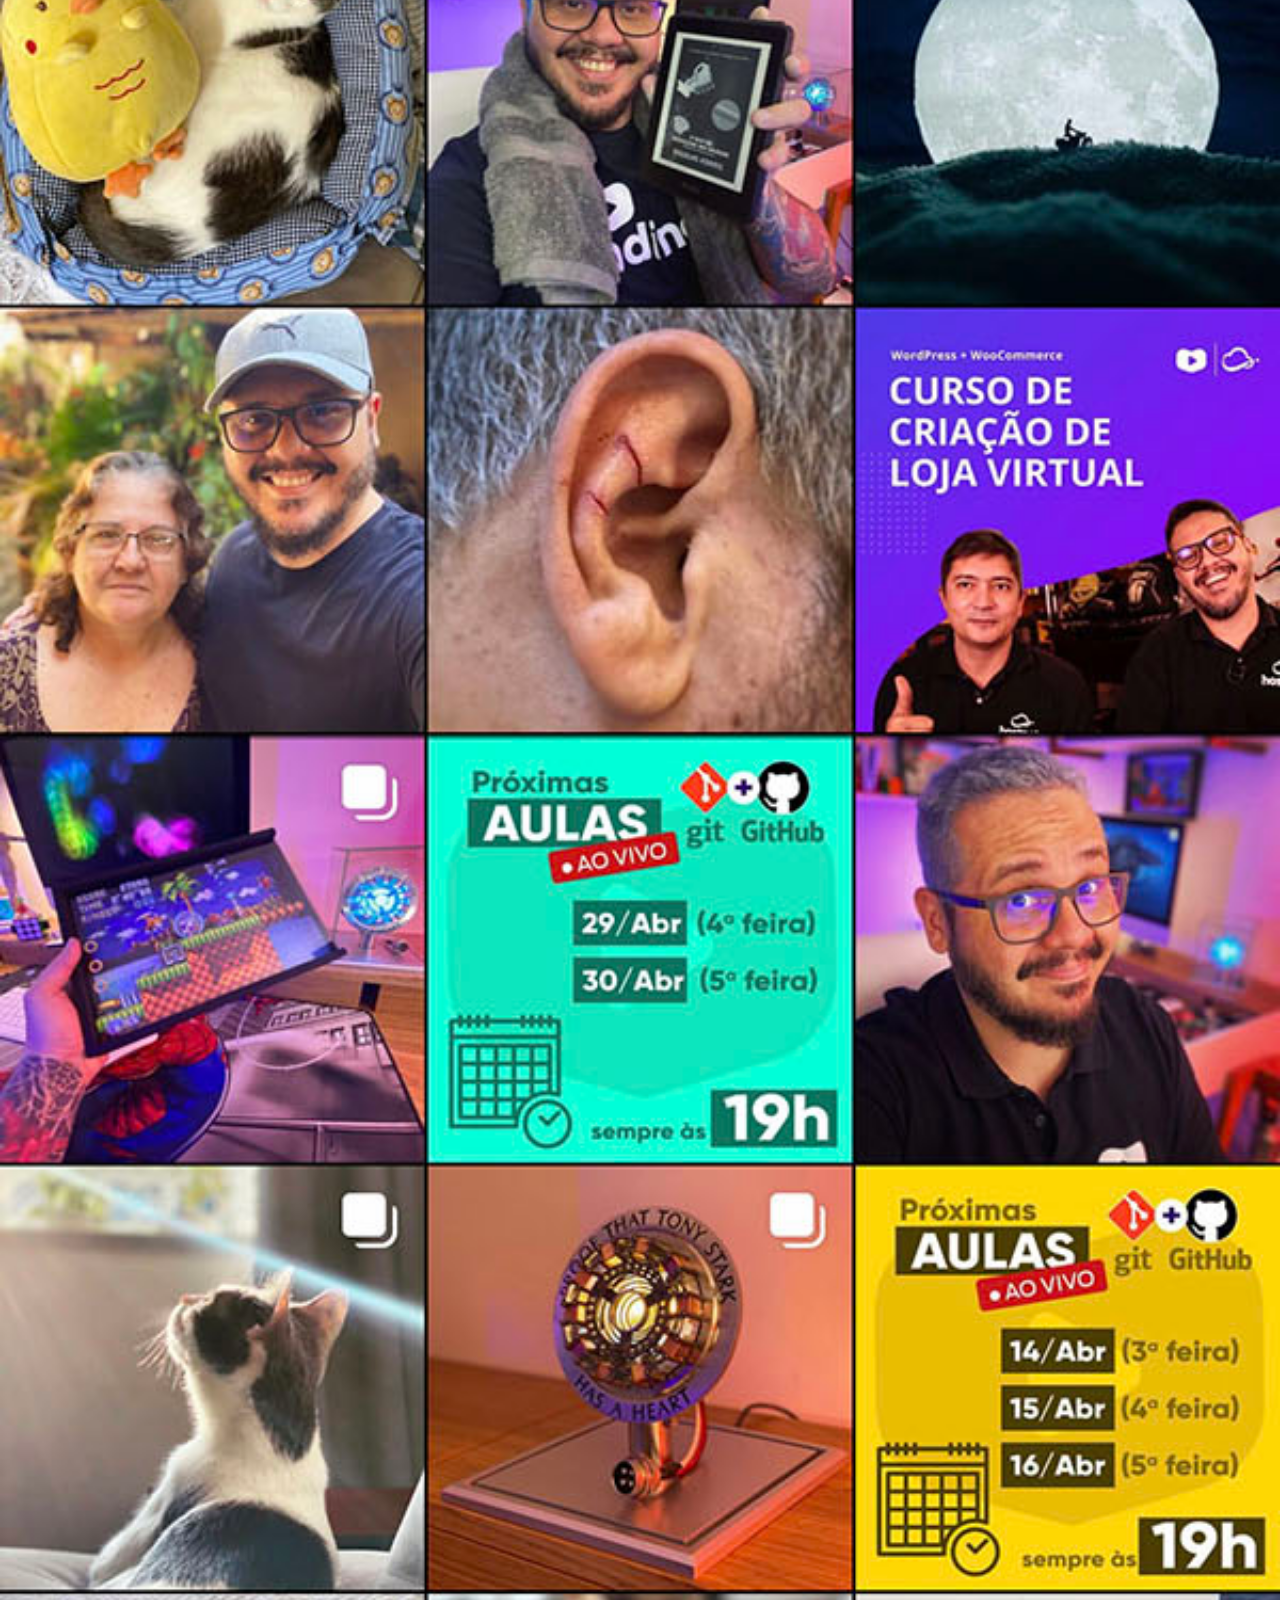
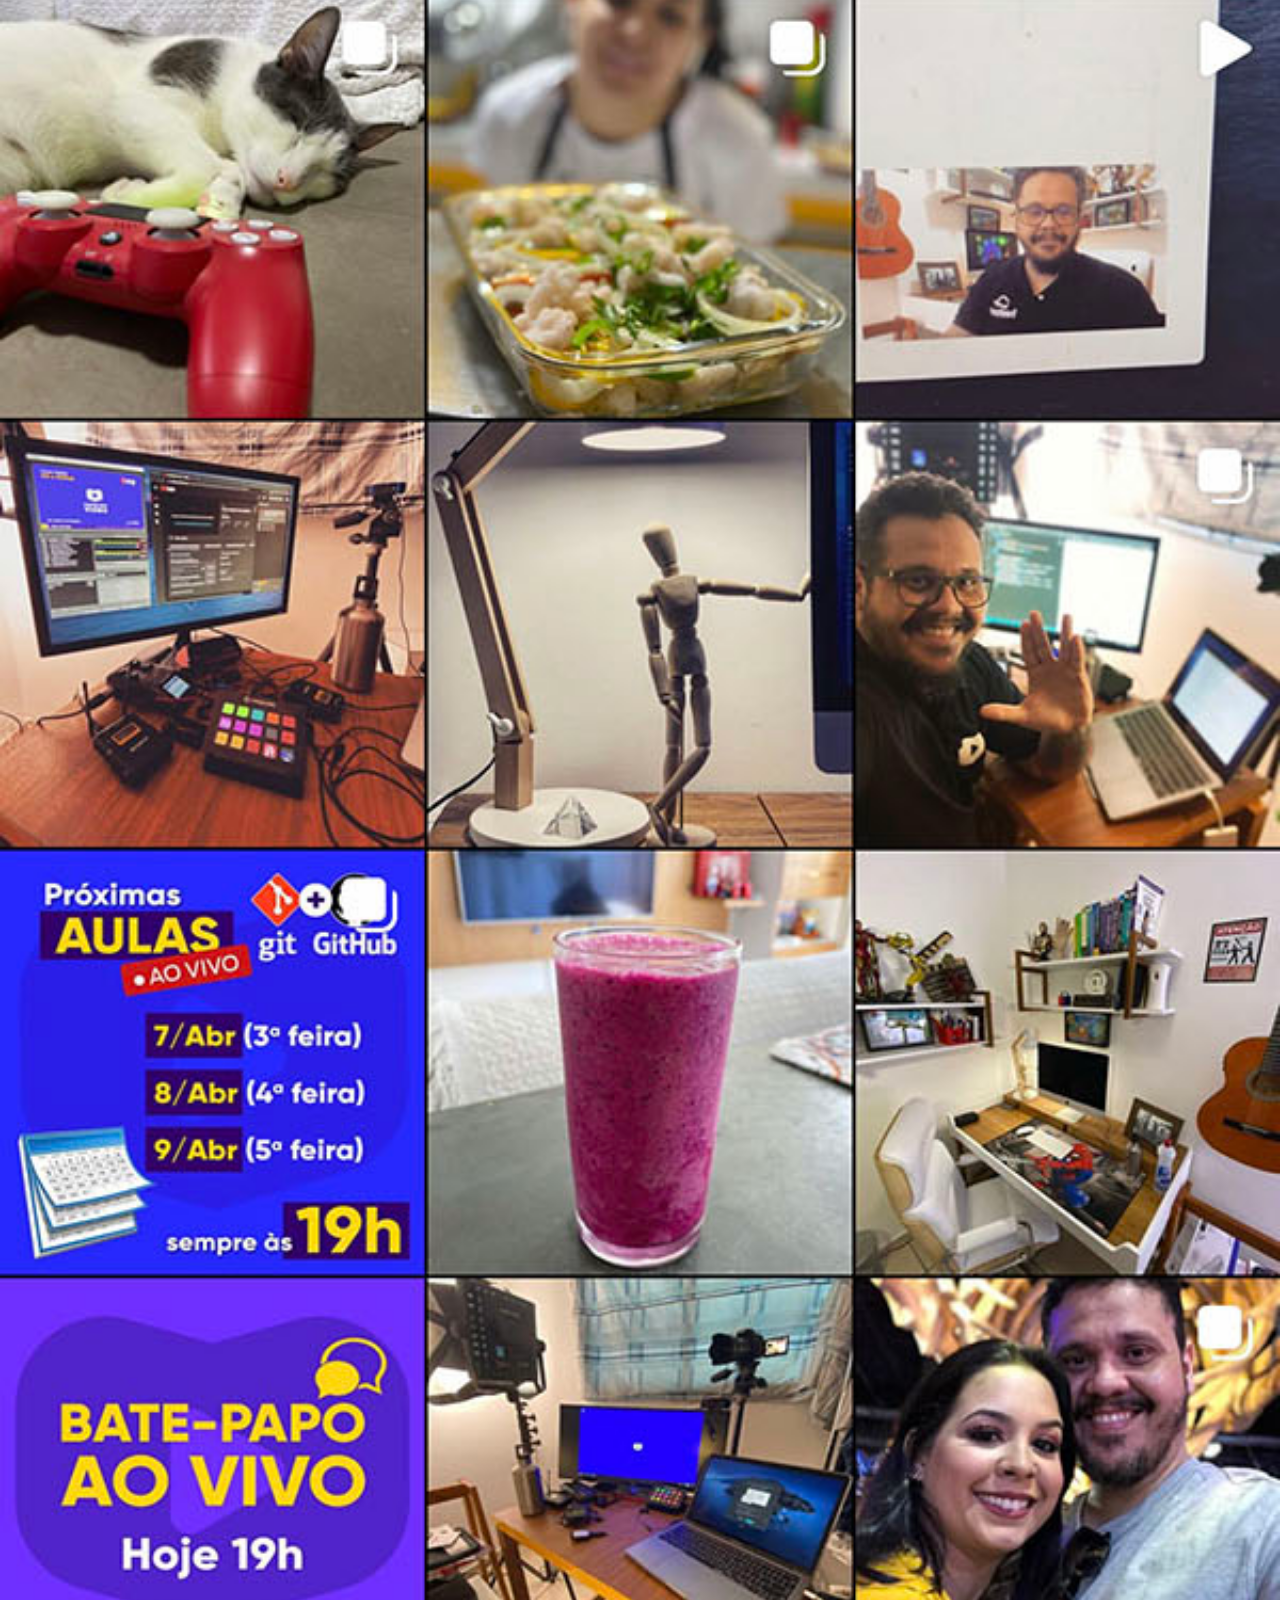
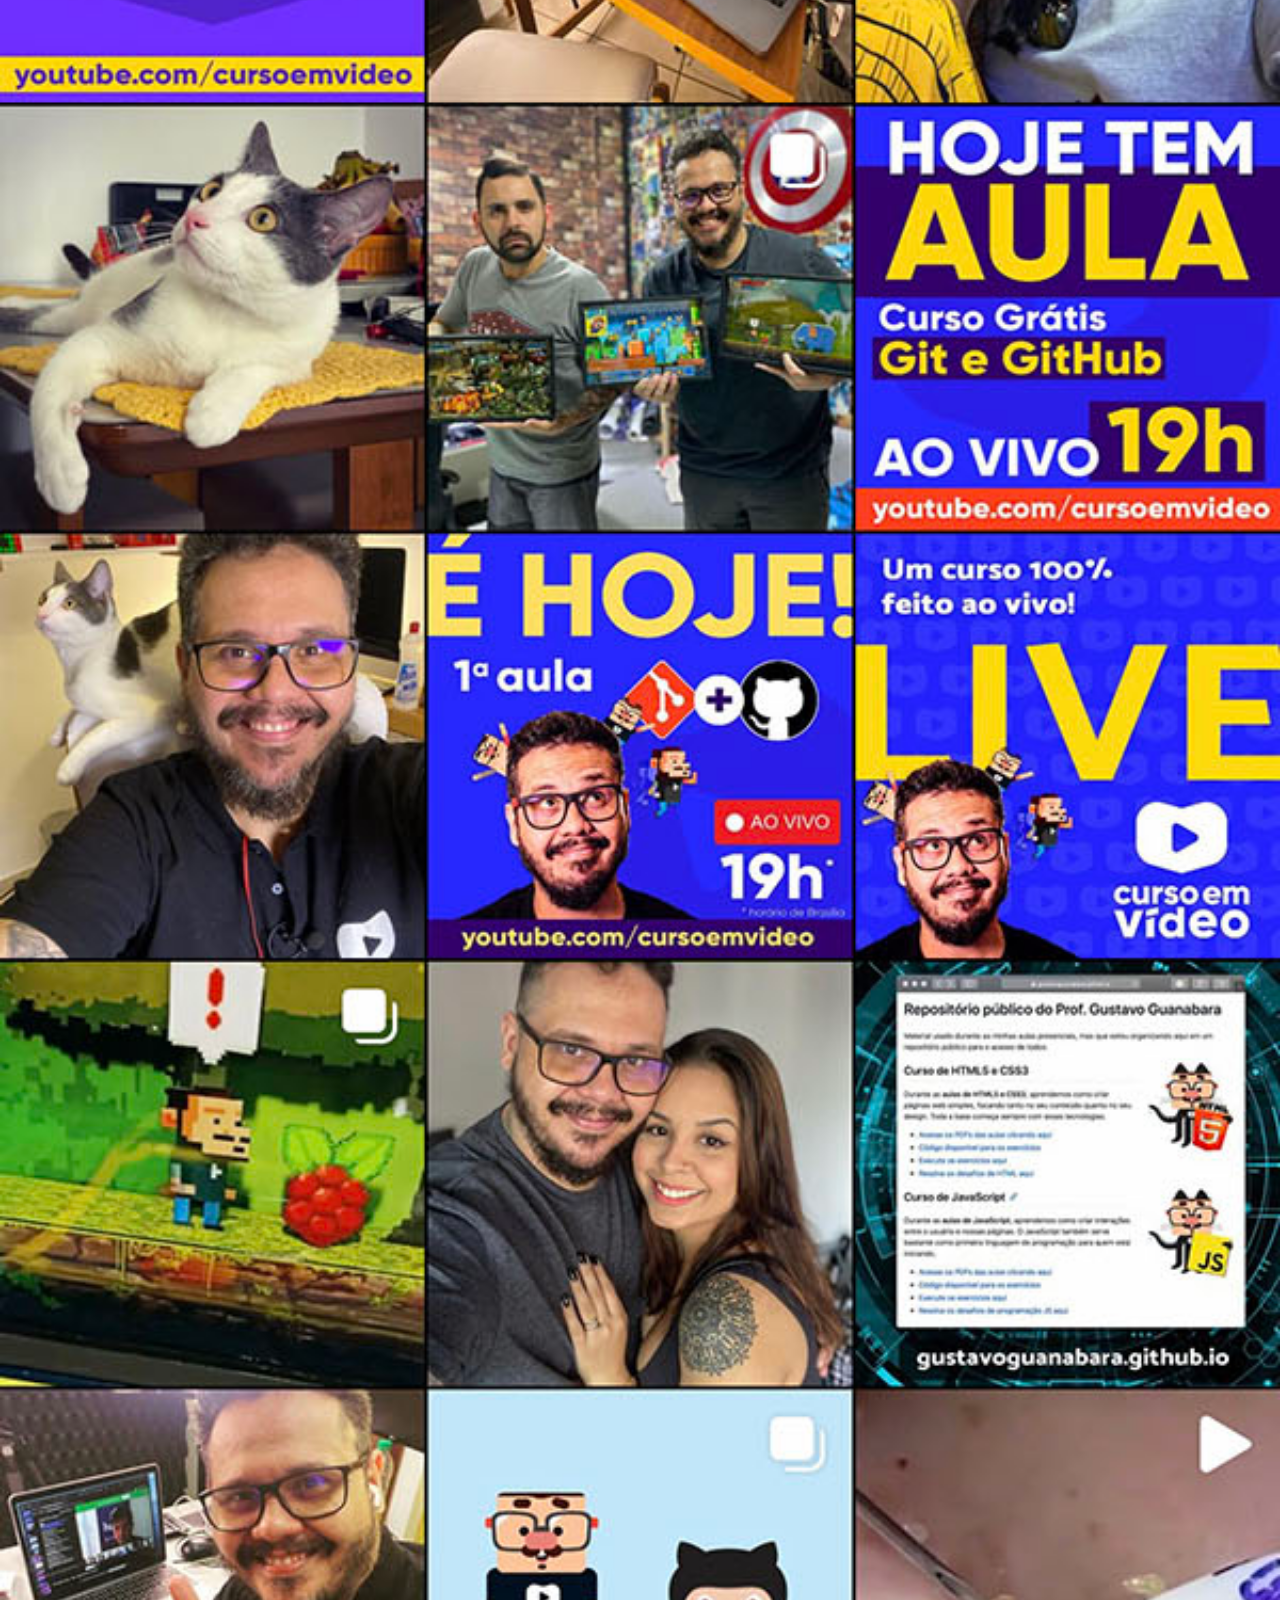
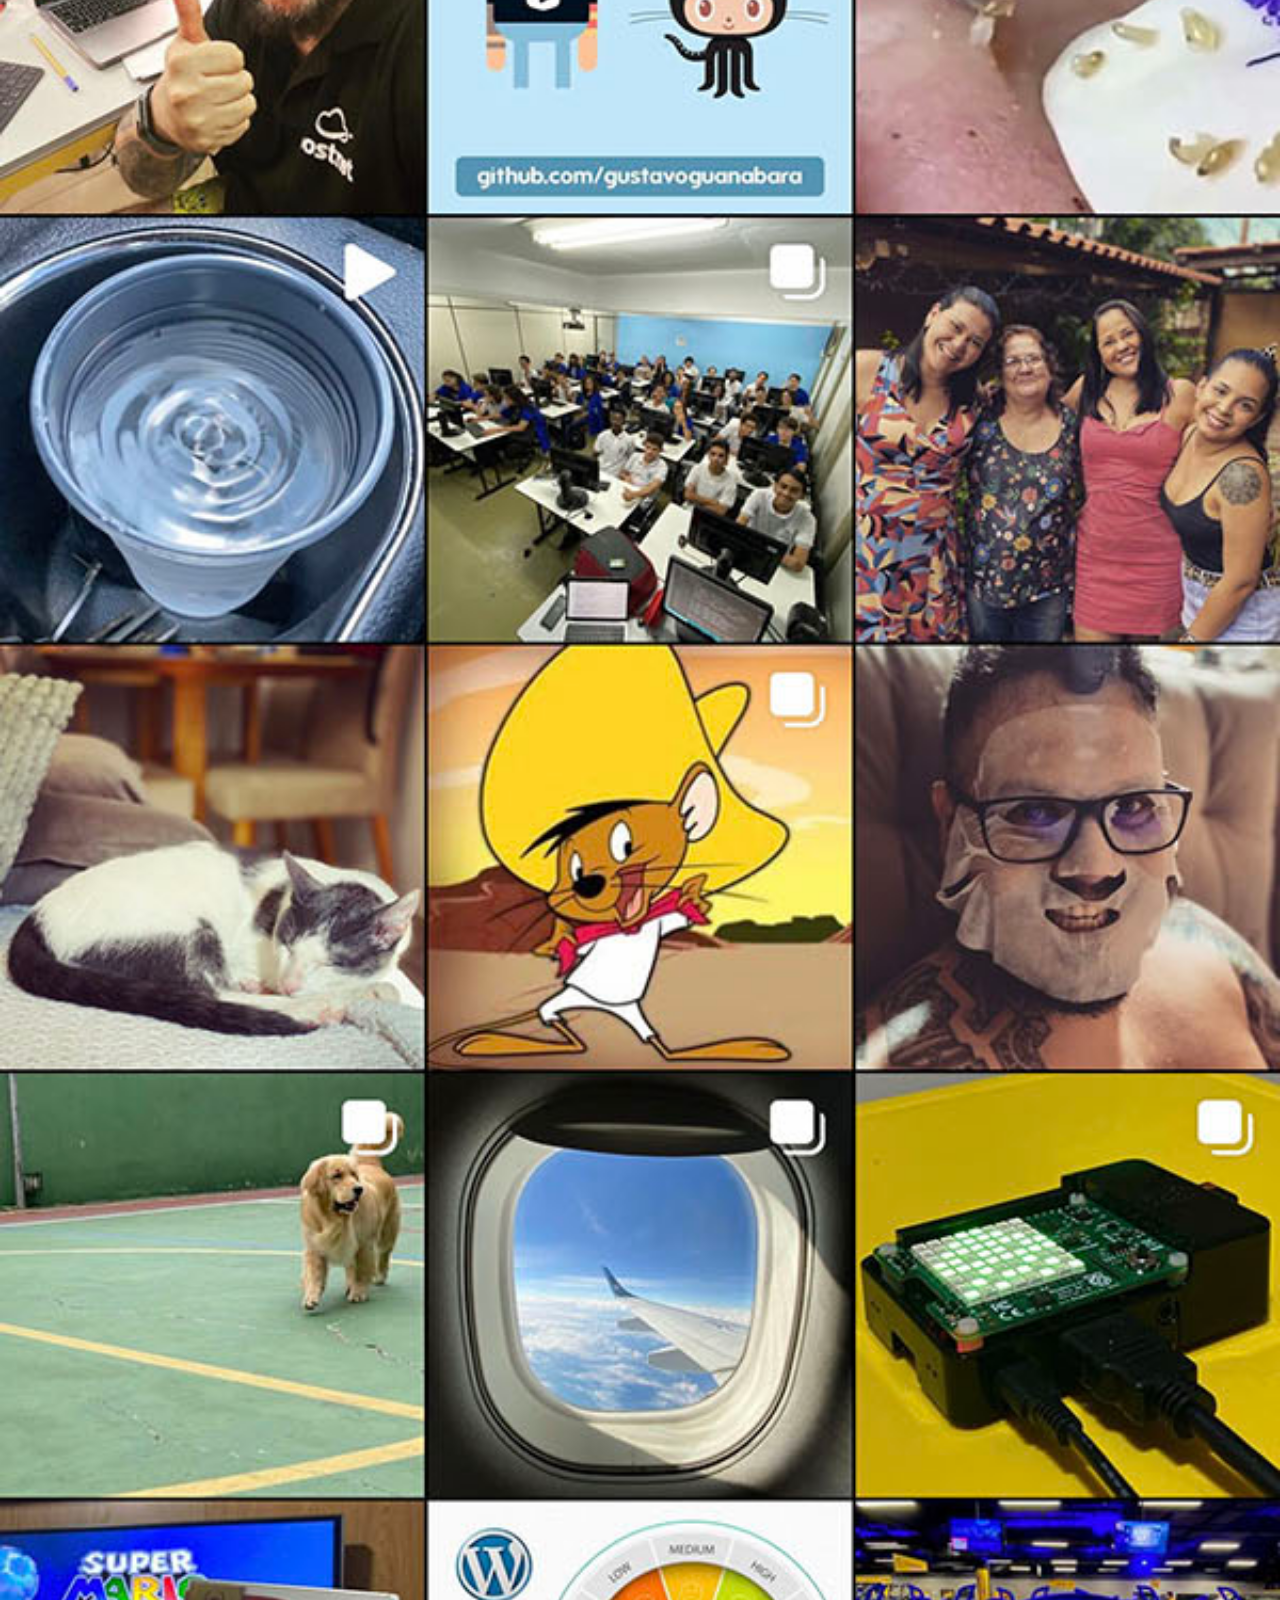
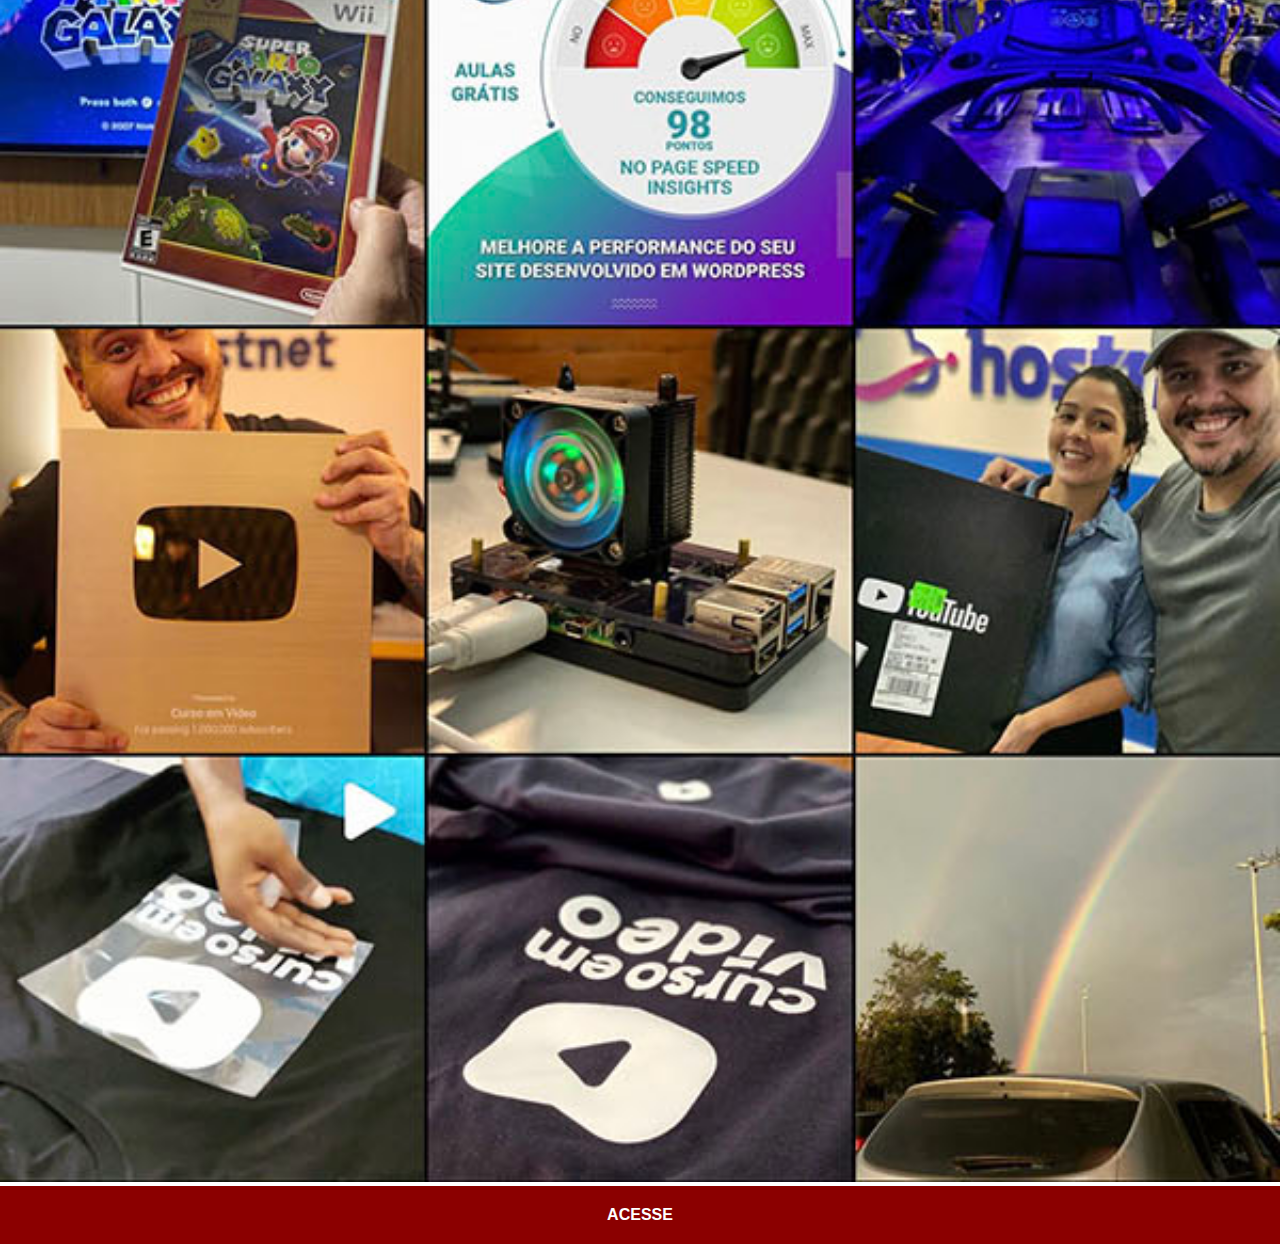
<file: instagram.html>
<!DOCTYPE html>
<html lang="pt-br">
<head>
    <meta charset="UTF-8">
    <meta http-equiv="X-UA-Compatible" content="IE=edge">
    <meta name="viewport" content="width=device-width, initial-scale=1.0">
    <link rel="shortcut icon" href="favicon.ico" type="image/x-icon">
    
    <title>Instagram</title>

    <style>
        * {
            margin: 0px;
            padding: 0px;
            font-family: Arial, Helvetica, sans-serif;
        }
        ::-webkit-scrollbar {
            width: 0px;
            height: 0px;
        }
        img {
            width: 100vw;
        }
        a {
            display: block;
            background-color: darkred;
            color: white;
            font-weight: bolder;
            text-align: center;
            text-decoration: none;
            padding: 20px;
        }
        a:hover {
            text-decoration: underline;
        }
    </style>
</head>
<body>
    <img src="imagens/tela-instagram.jpg" alt="Instagram">
    <a href="https://www.instagram.com/gustavoguanabara/" target="_blank">ACESSE</a>
</body>
</html>
</file>
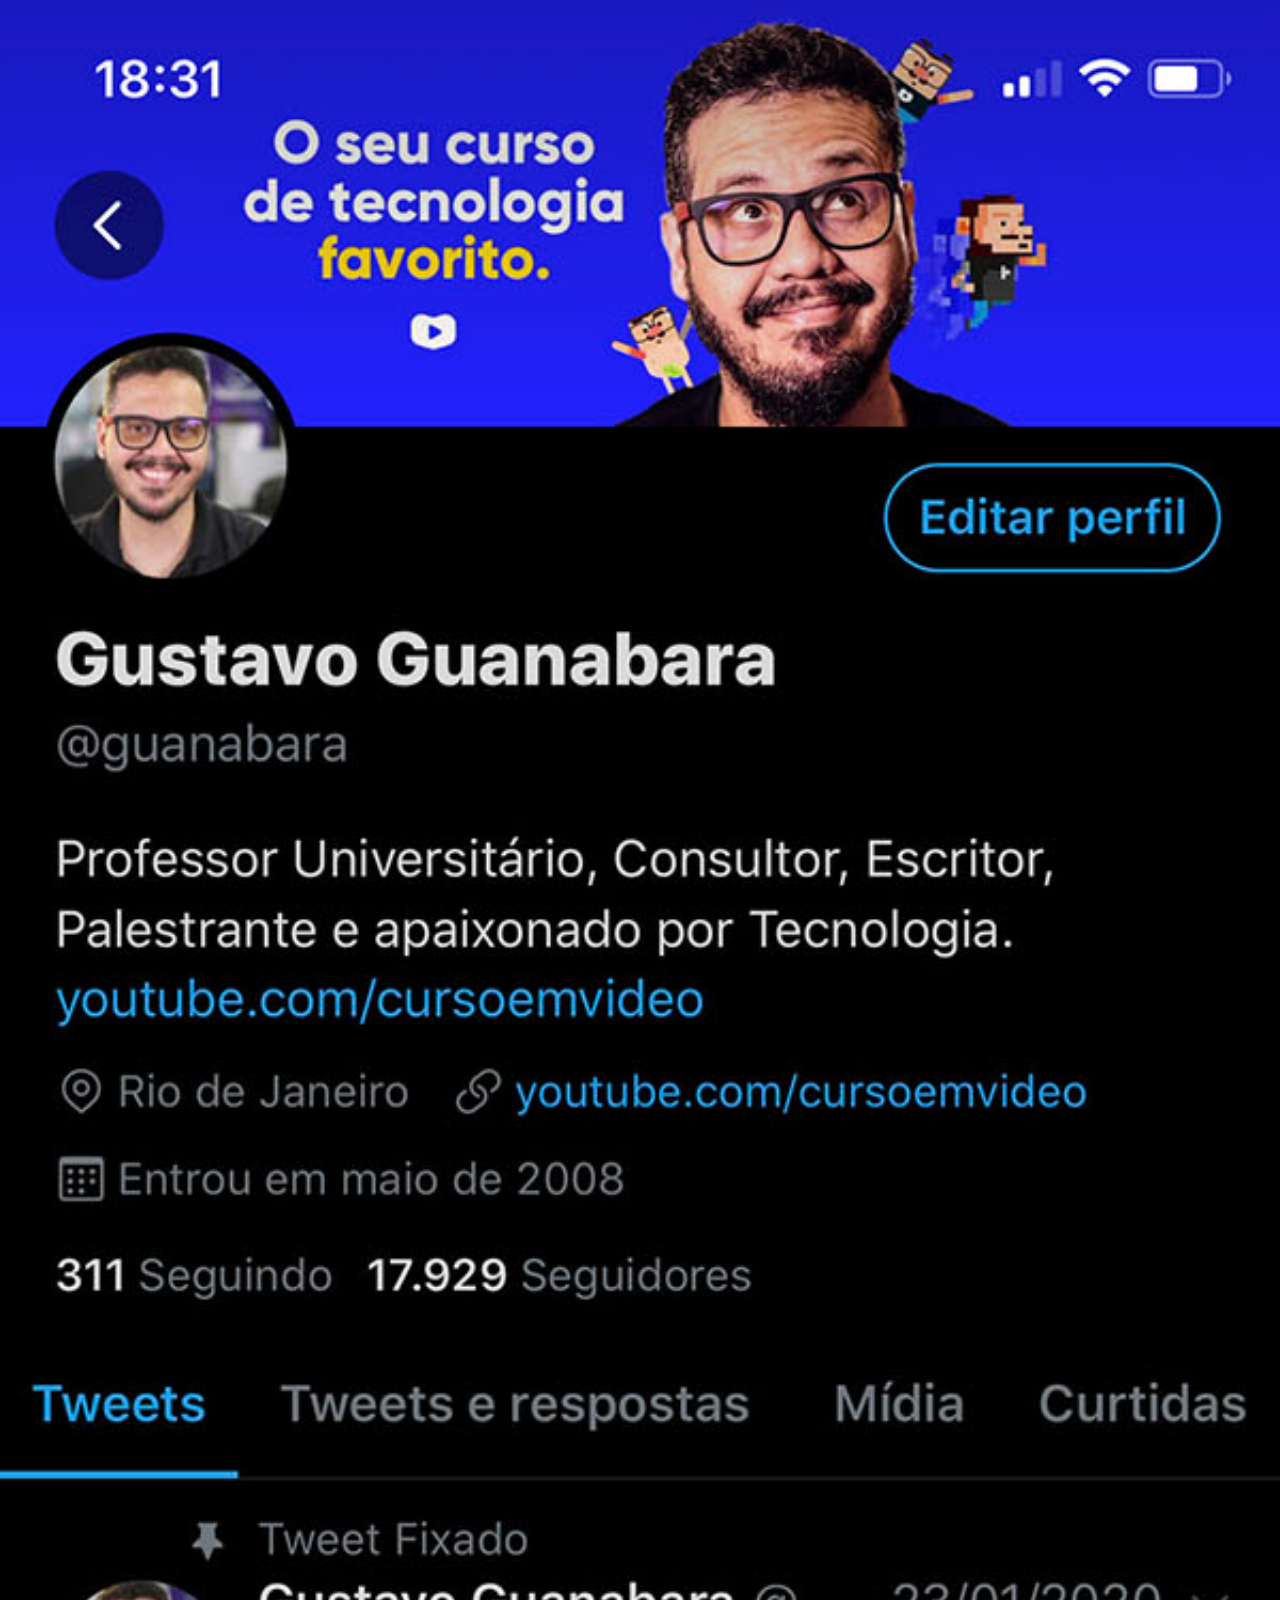
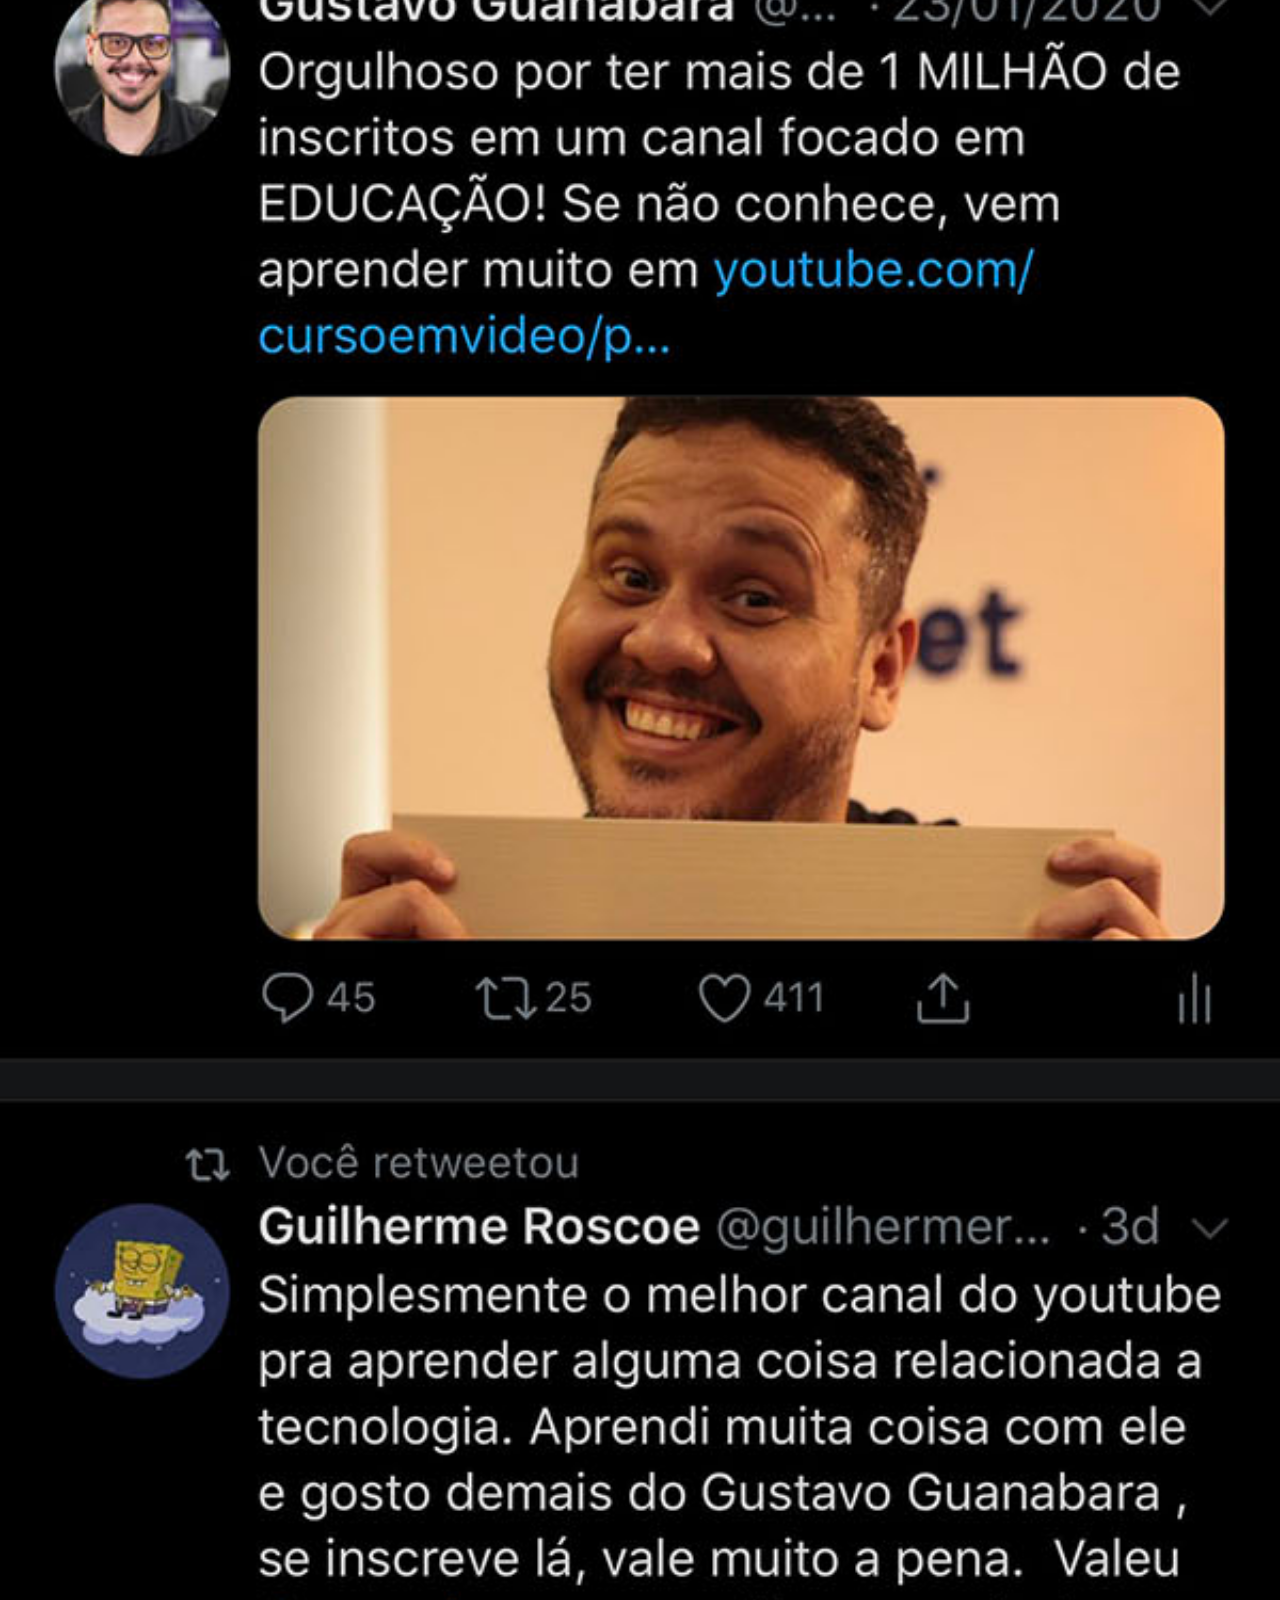
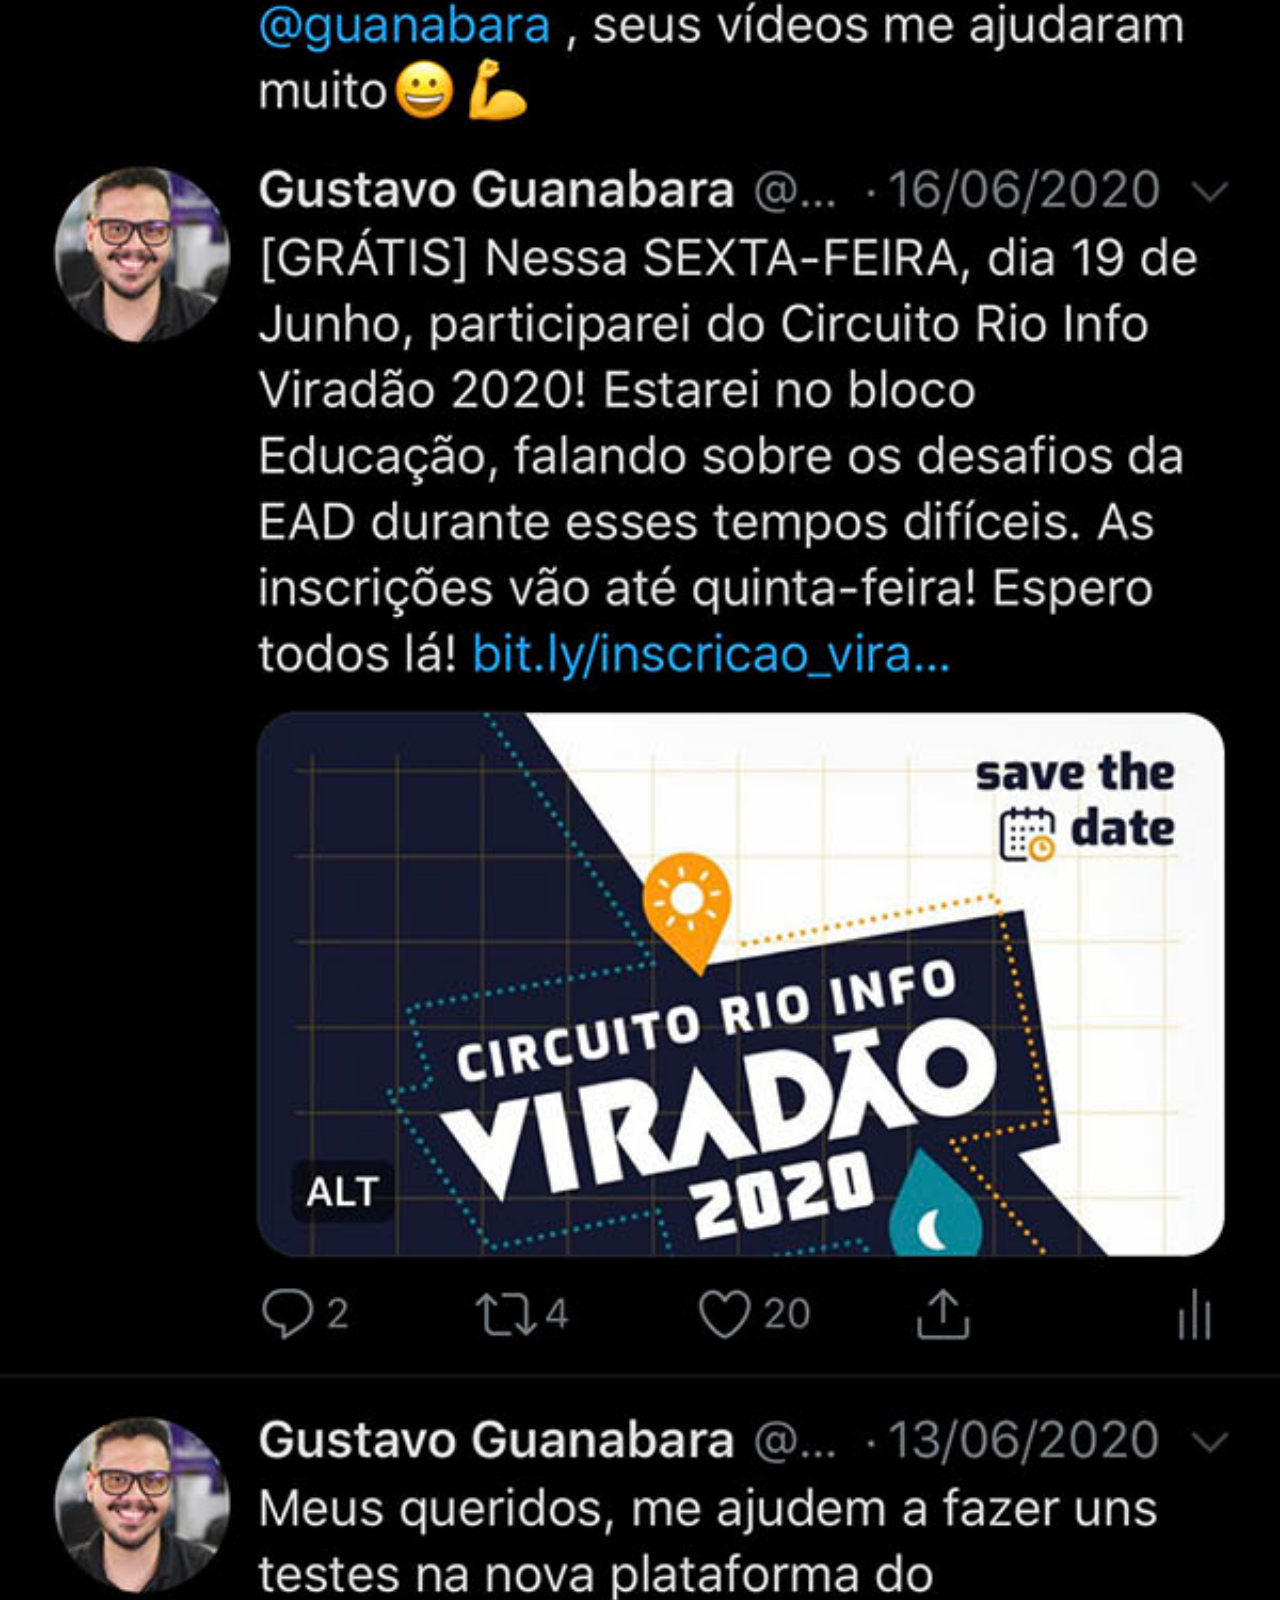
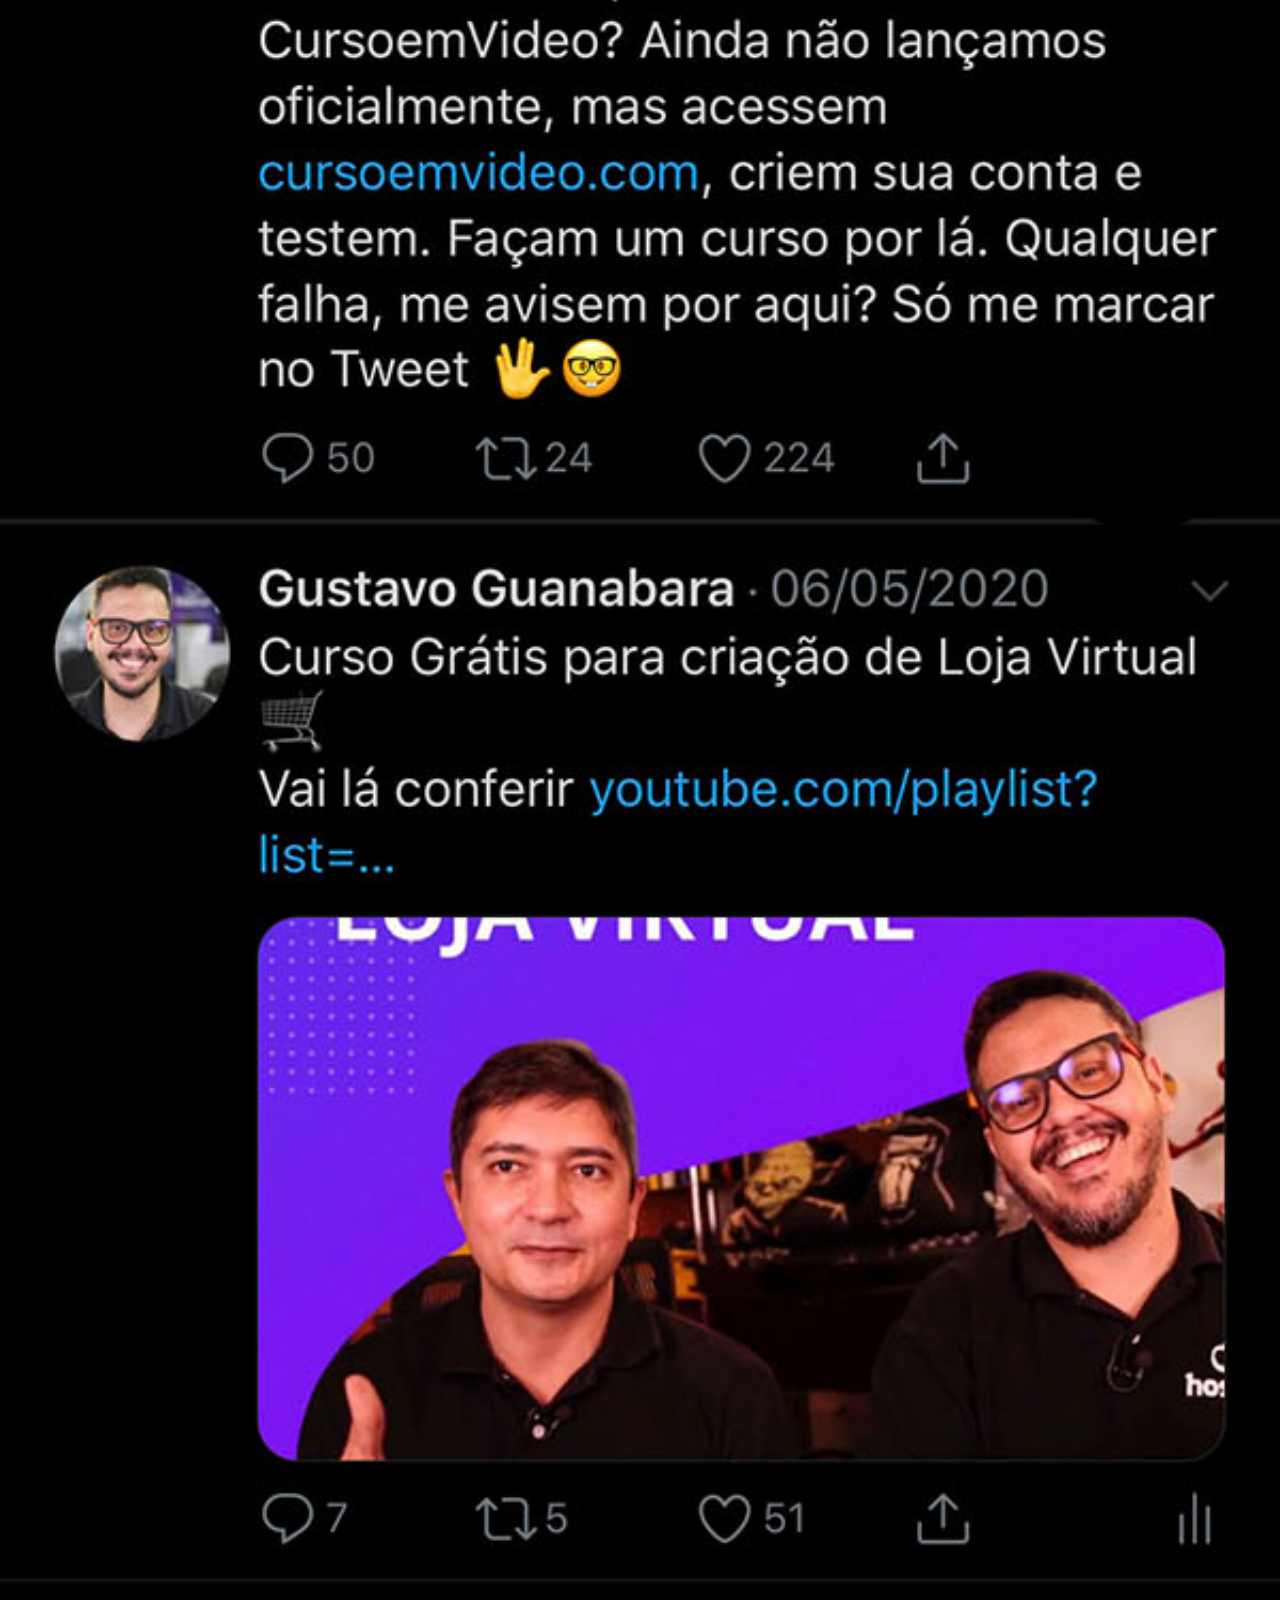
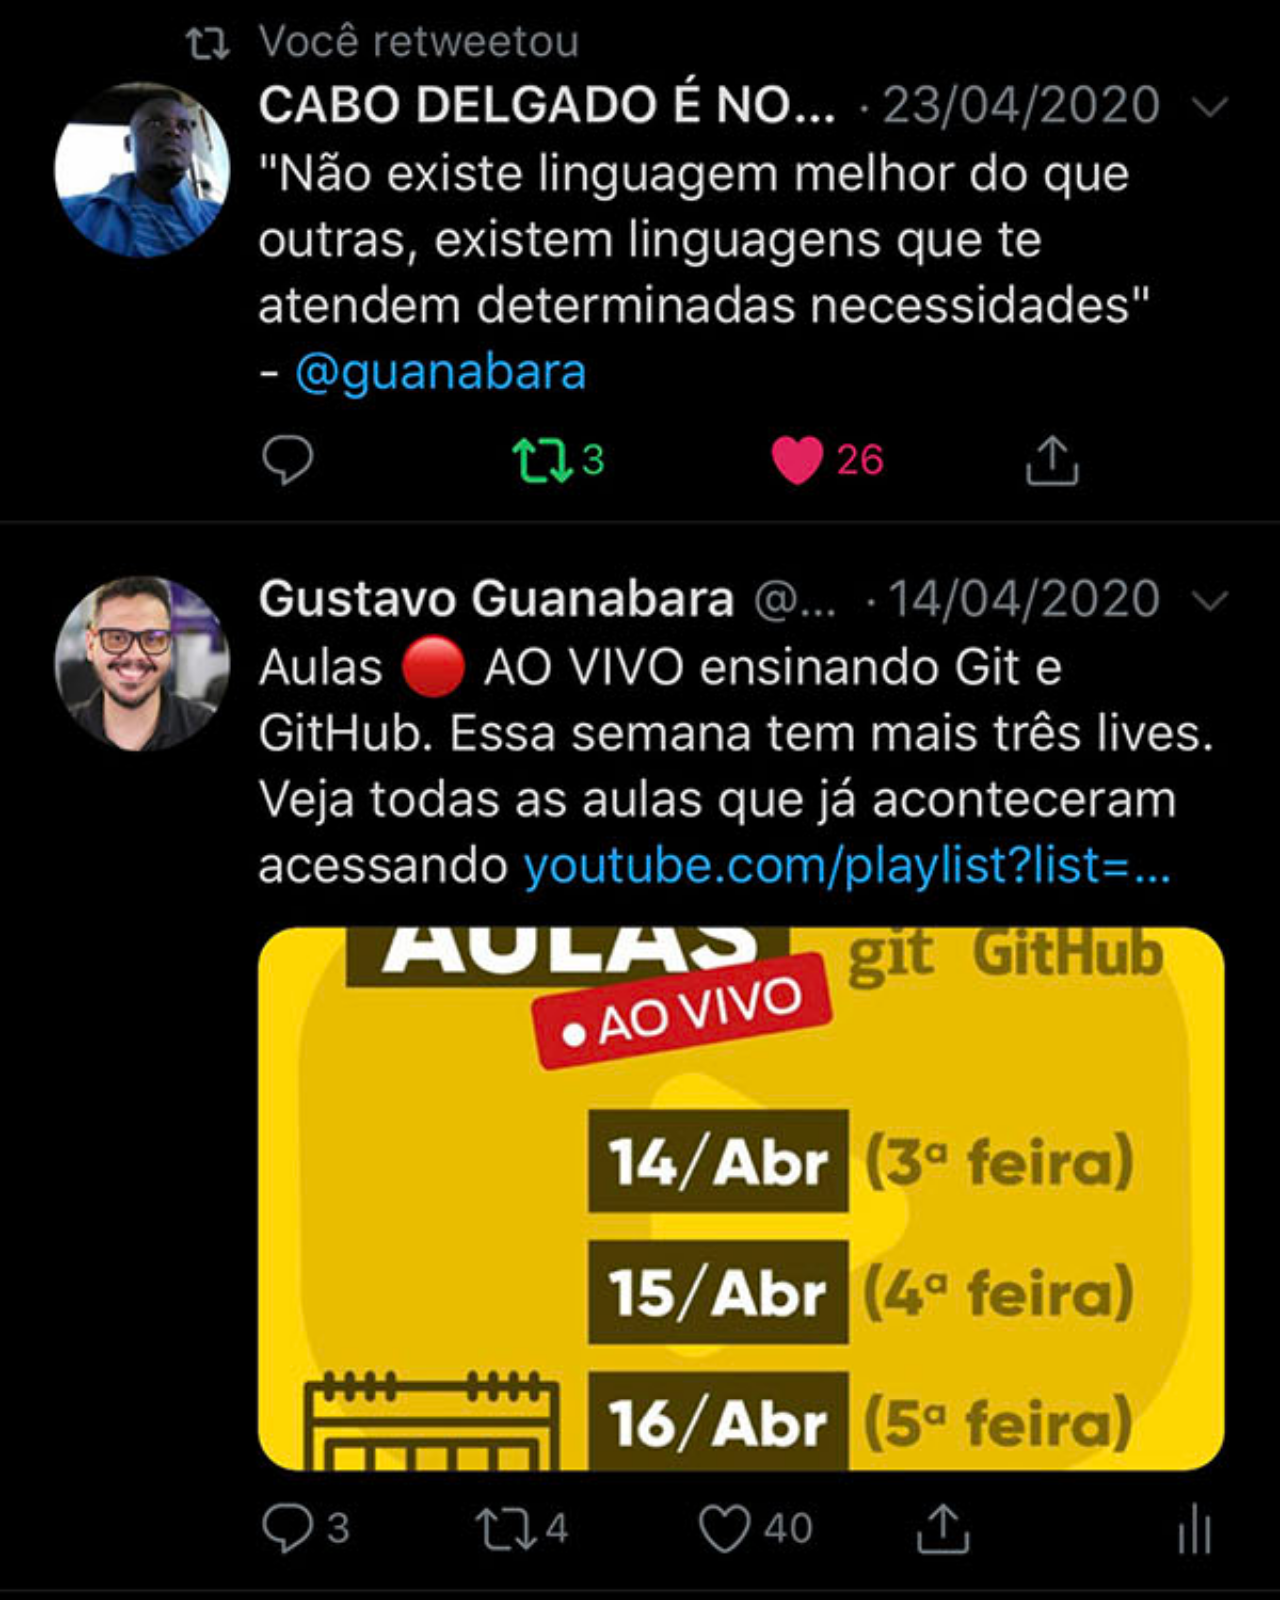
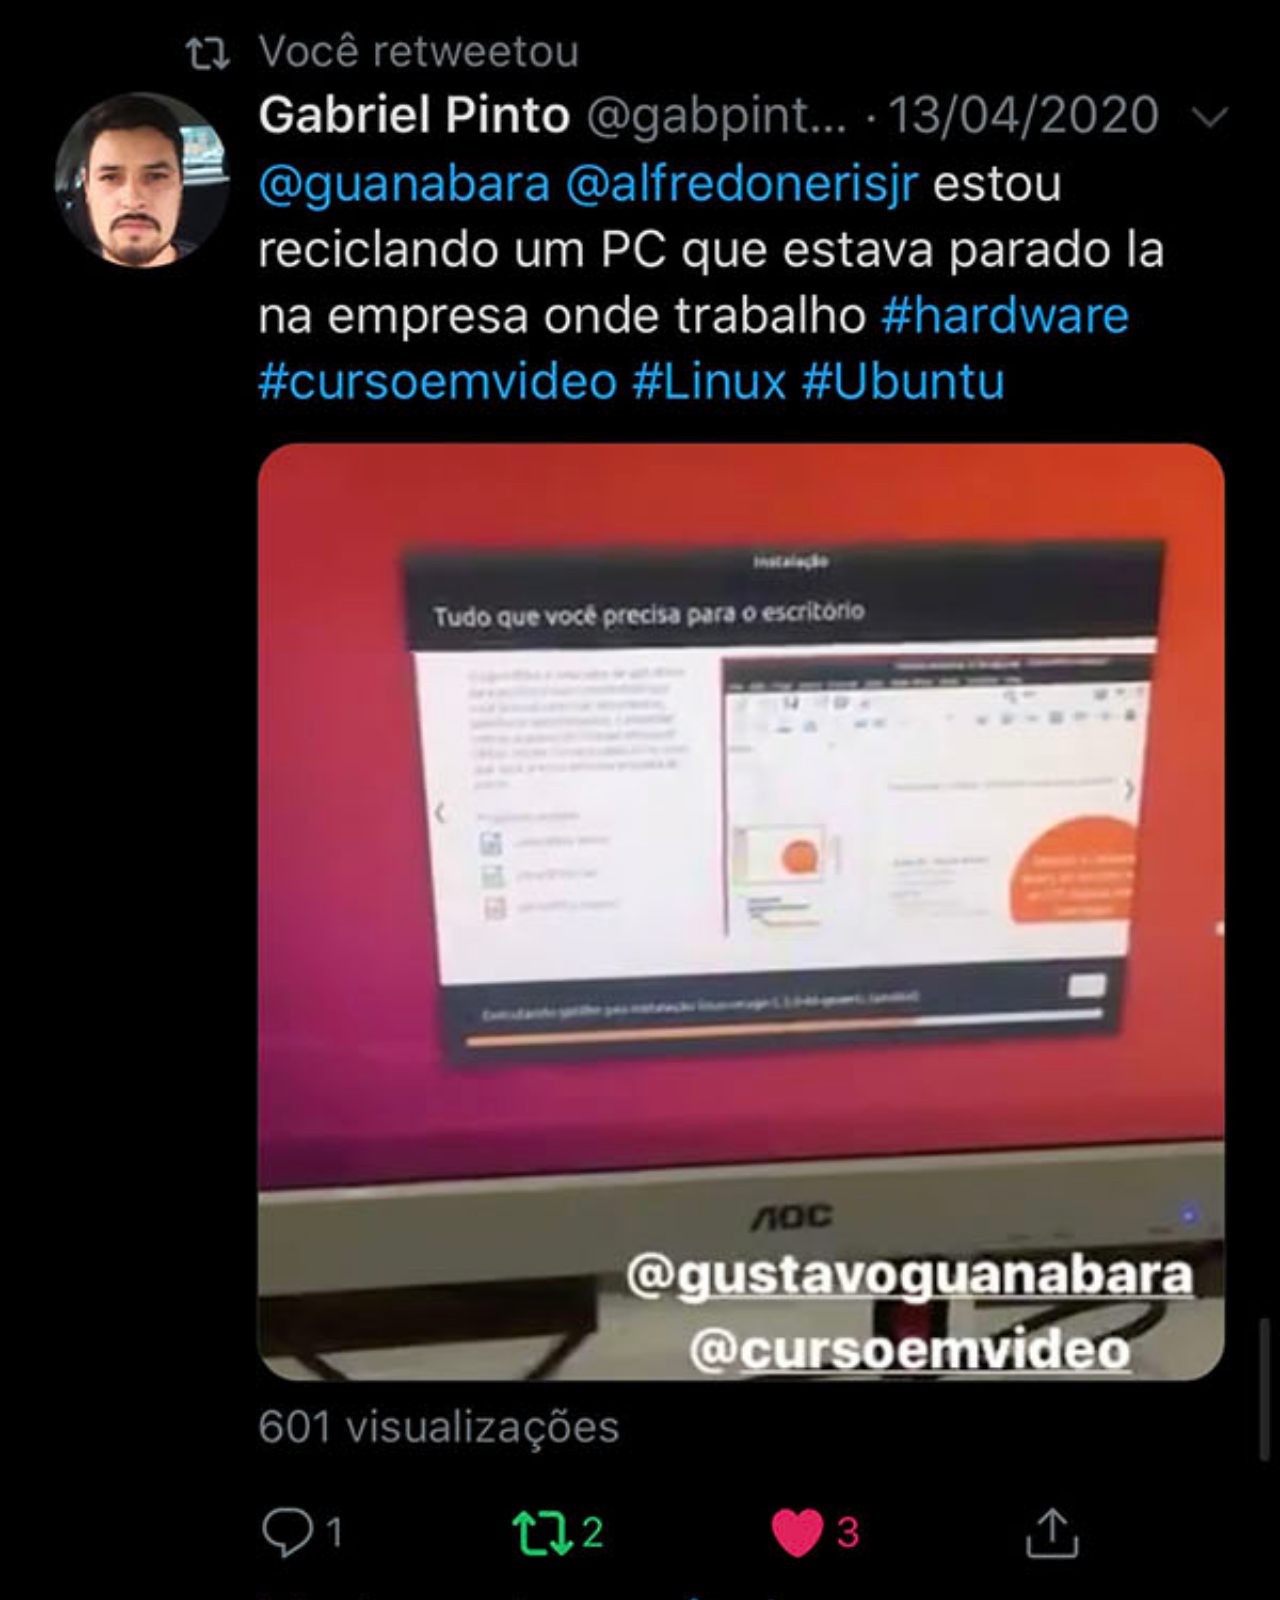
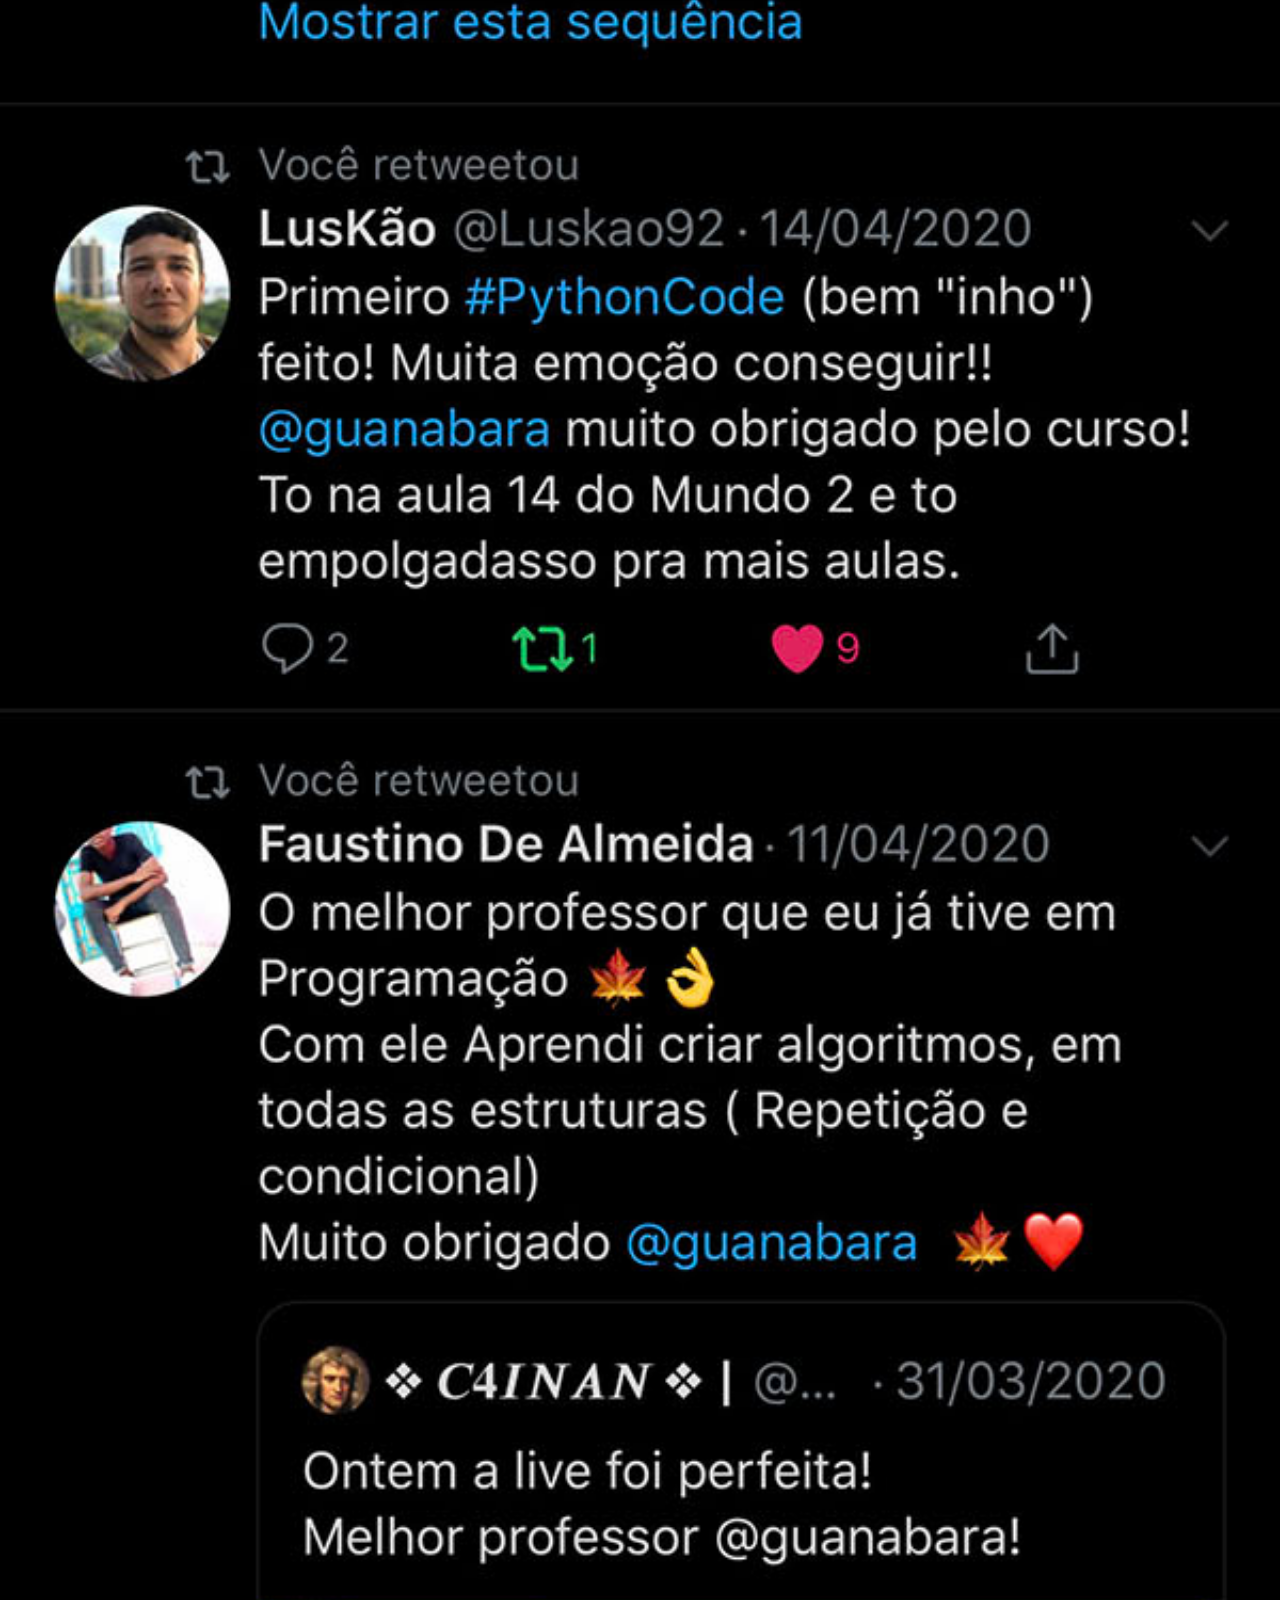
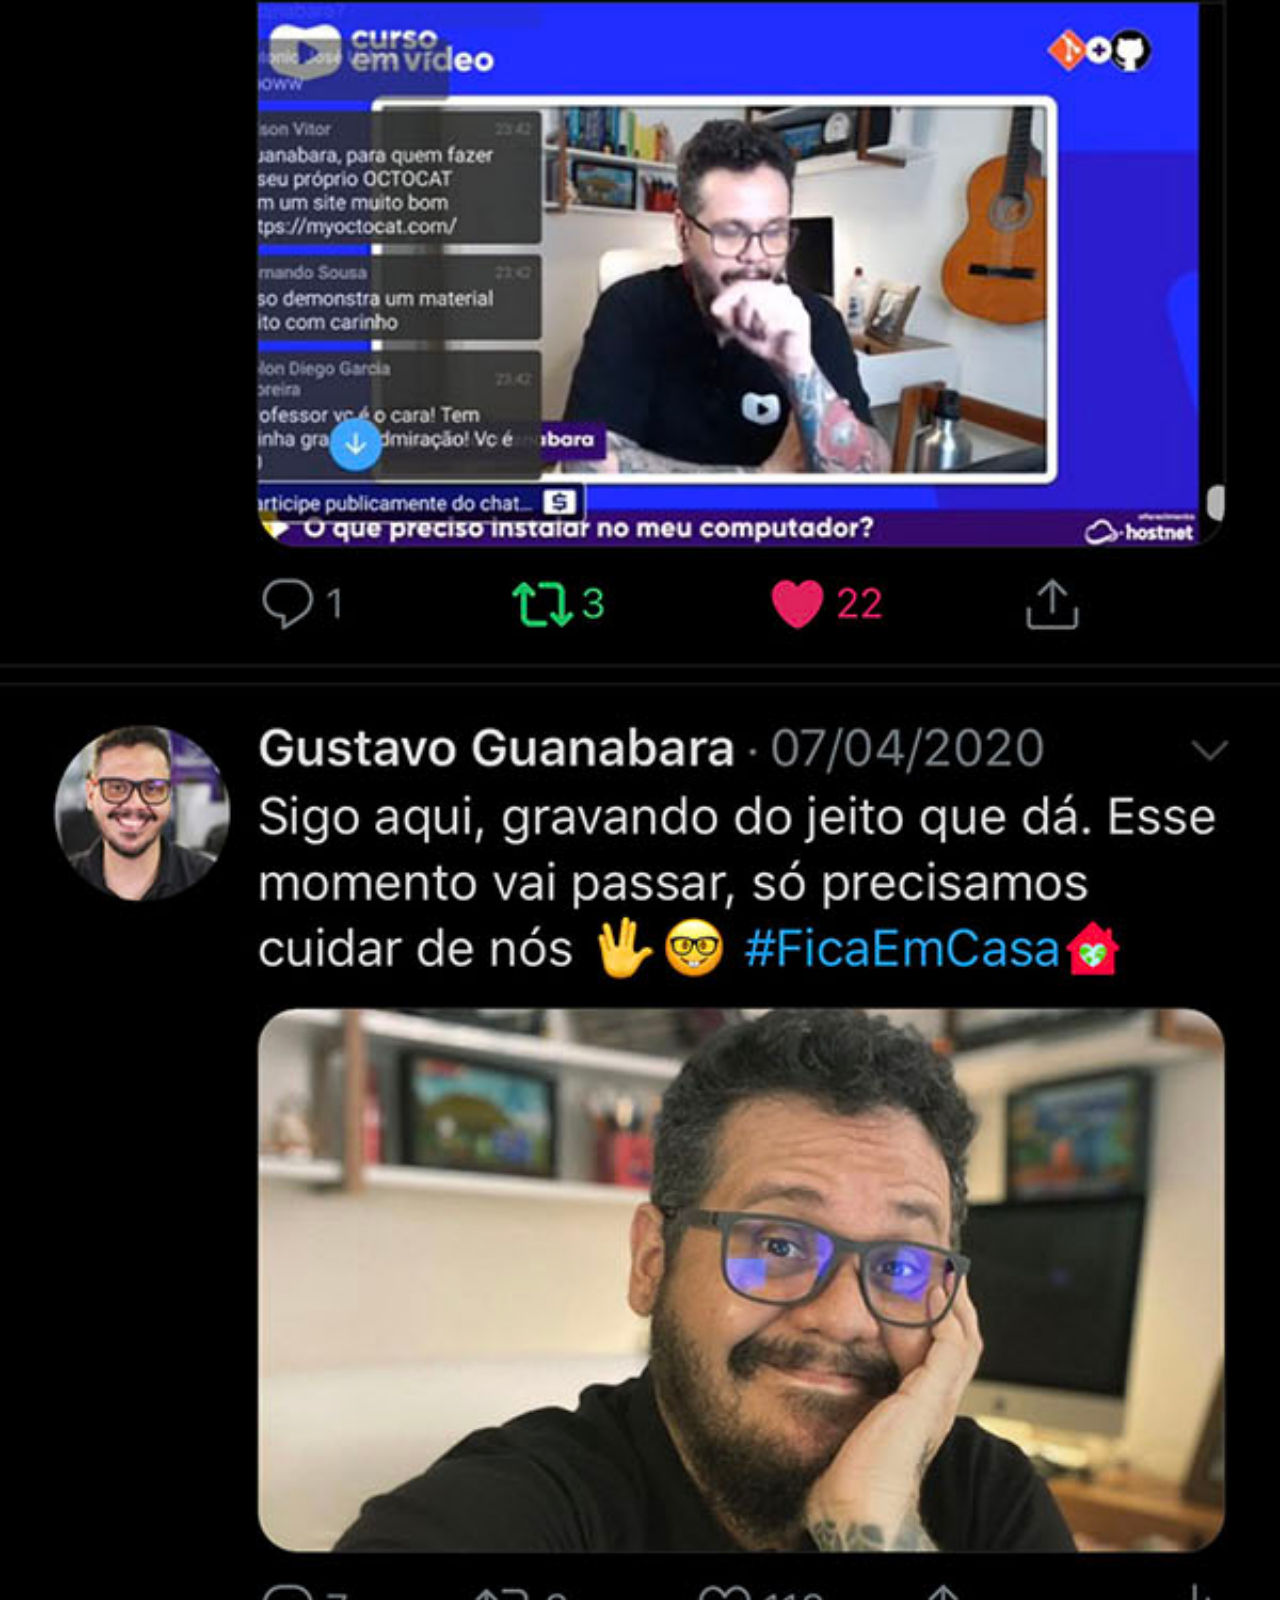
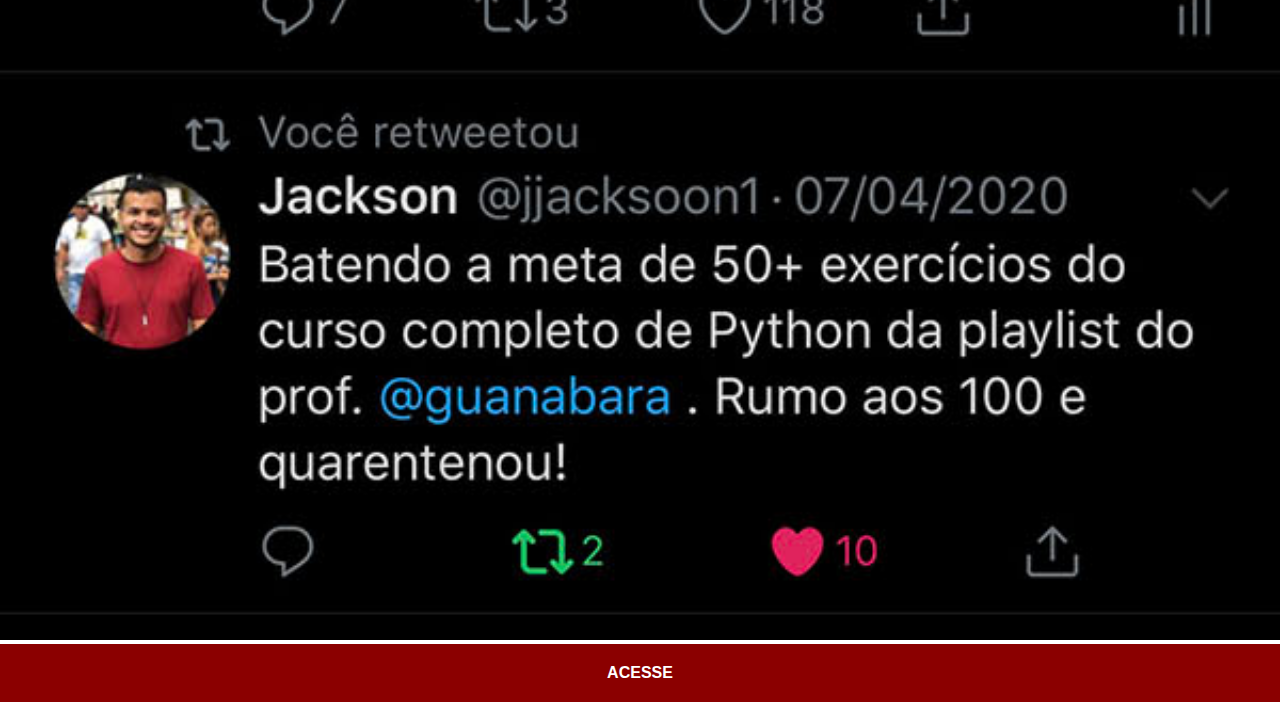
<file: twitter.html>
<!DOCTYPE html>
<html lang="pt-br">
<head>
    <meta charset="UTF-8">
    <meta http-equiv="X-UA-Compatible" content="IE=edge">
    <meta name="viewport" content="width=device-width, initial-scale=1.0">
    <link rel="shortcut icon" href="favicon.ico" type="image/x-icon">
    
    <title>twitter</title>

    <style>
        * {
            margin: 0px;
            padding: 0px;
            font-family: Arial, Helvetica, sans-serif;
        }
        ::-webkit-scrollbar {
            width: 0px;
            height: 0px;
        }
        img {
            width: 100vw;
        }
        a {
            display: block;
            background-color: darkred;
            color: white;
            font-weight: bolder;
            text-align: center;
            text-decoration: none;
            padding: 20px;
        }
        a:hover {
            text-decoration: underline;
        }
    </style>
</head>
<body>
    <img src="imagens/tela-twitter.jpg" alt="Twitter">
    <a href="https://twitter.com/guanabara" target="_blank">ACESSE</a>
</body>
</html>
</file>
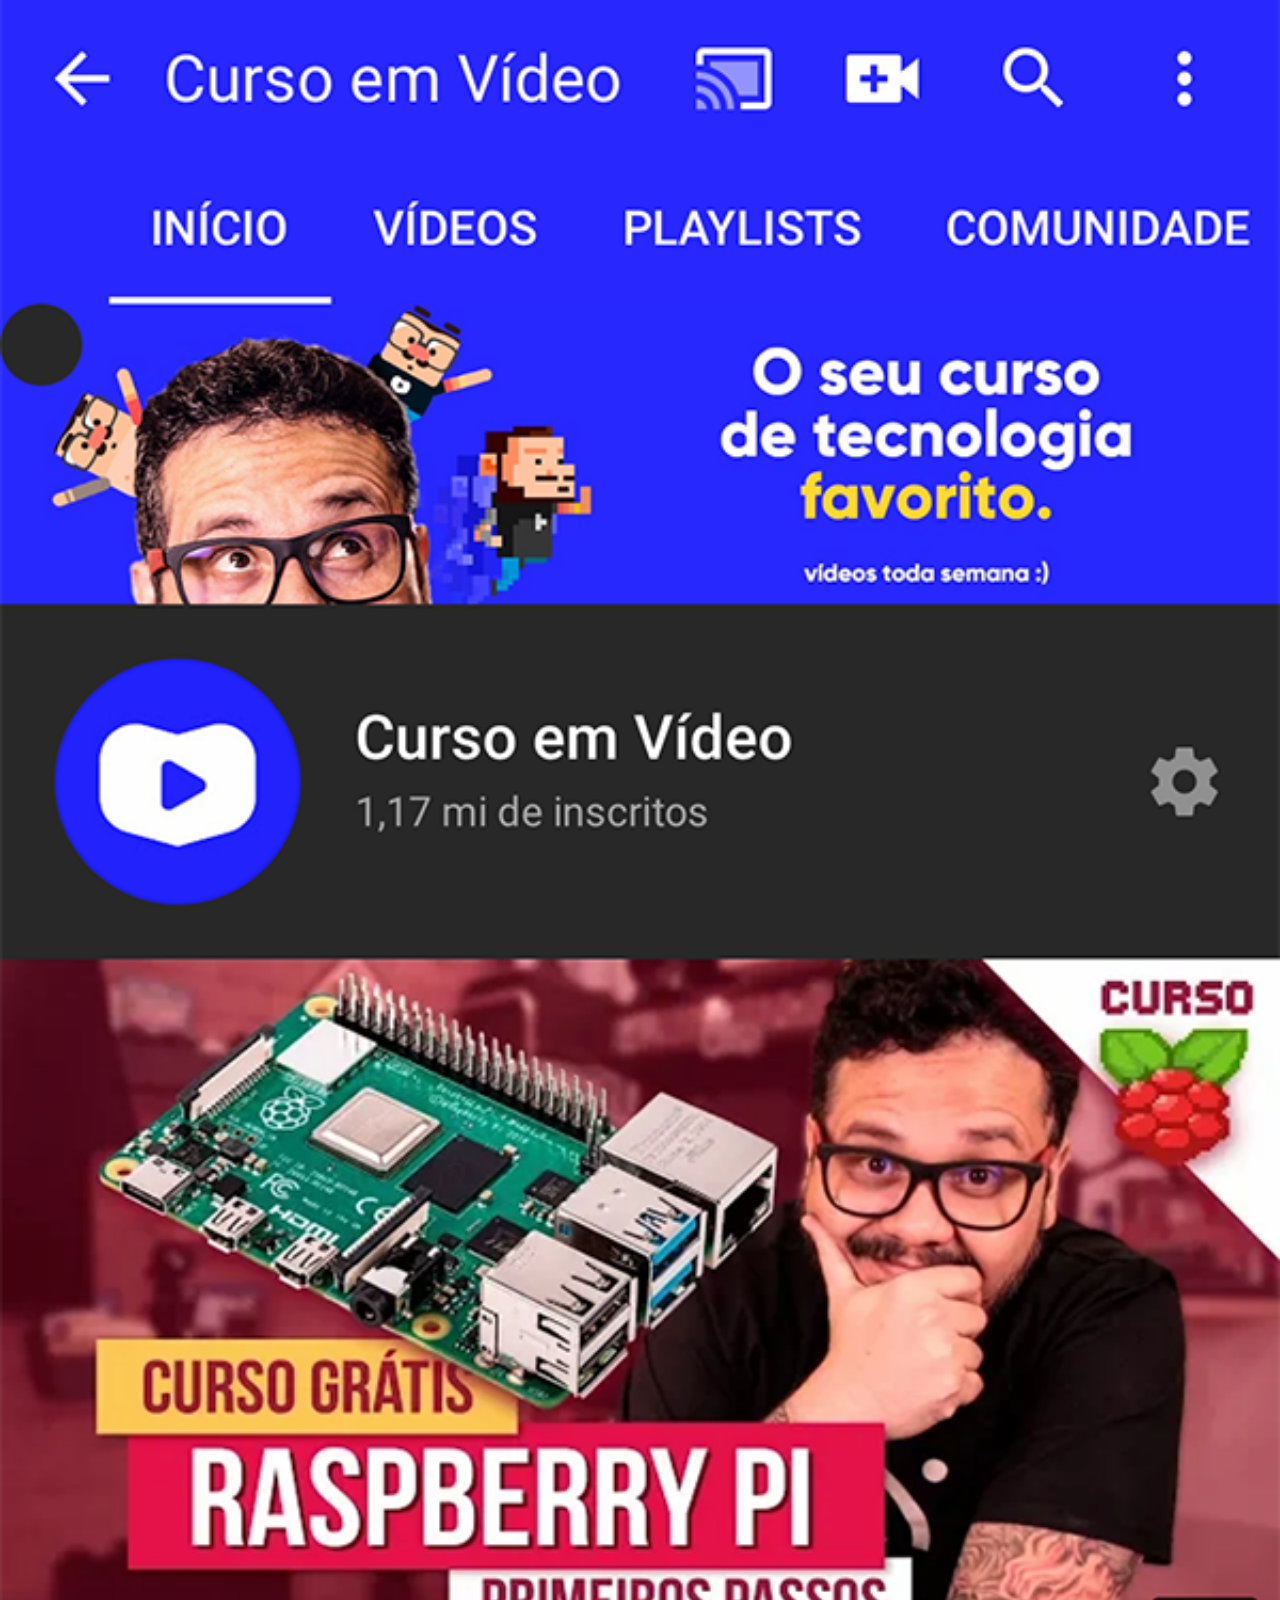
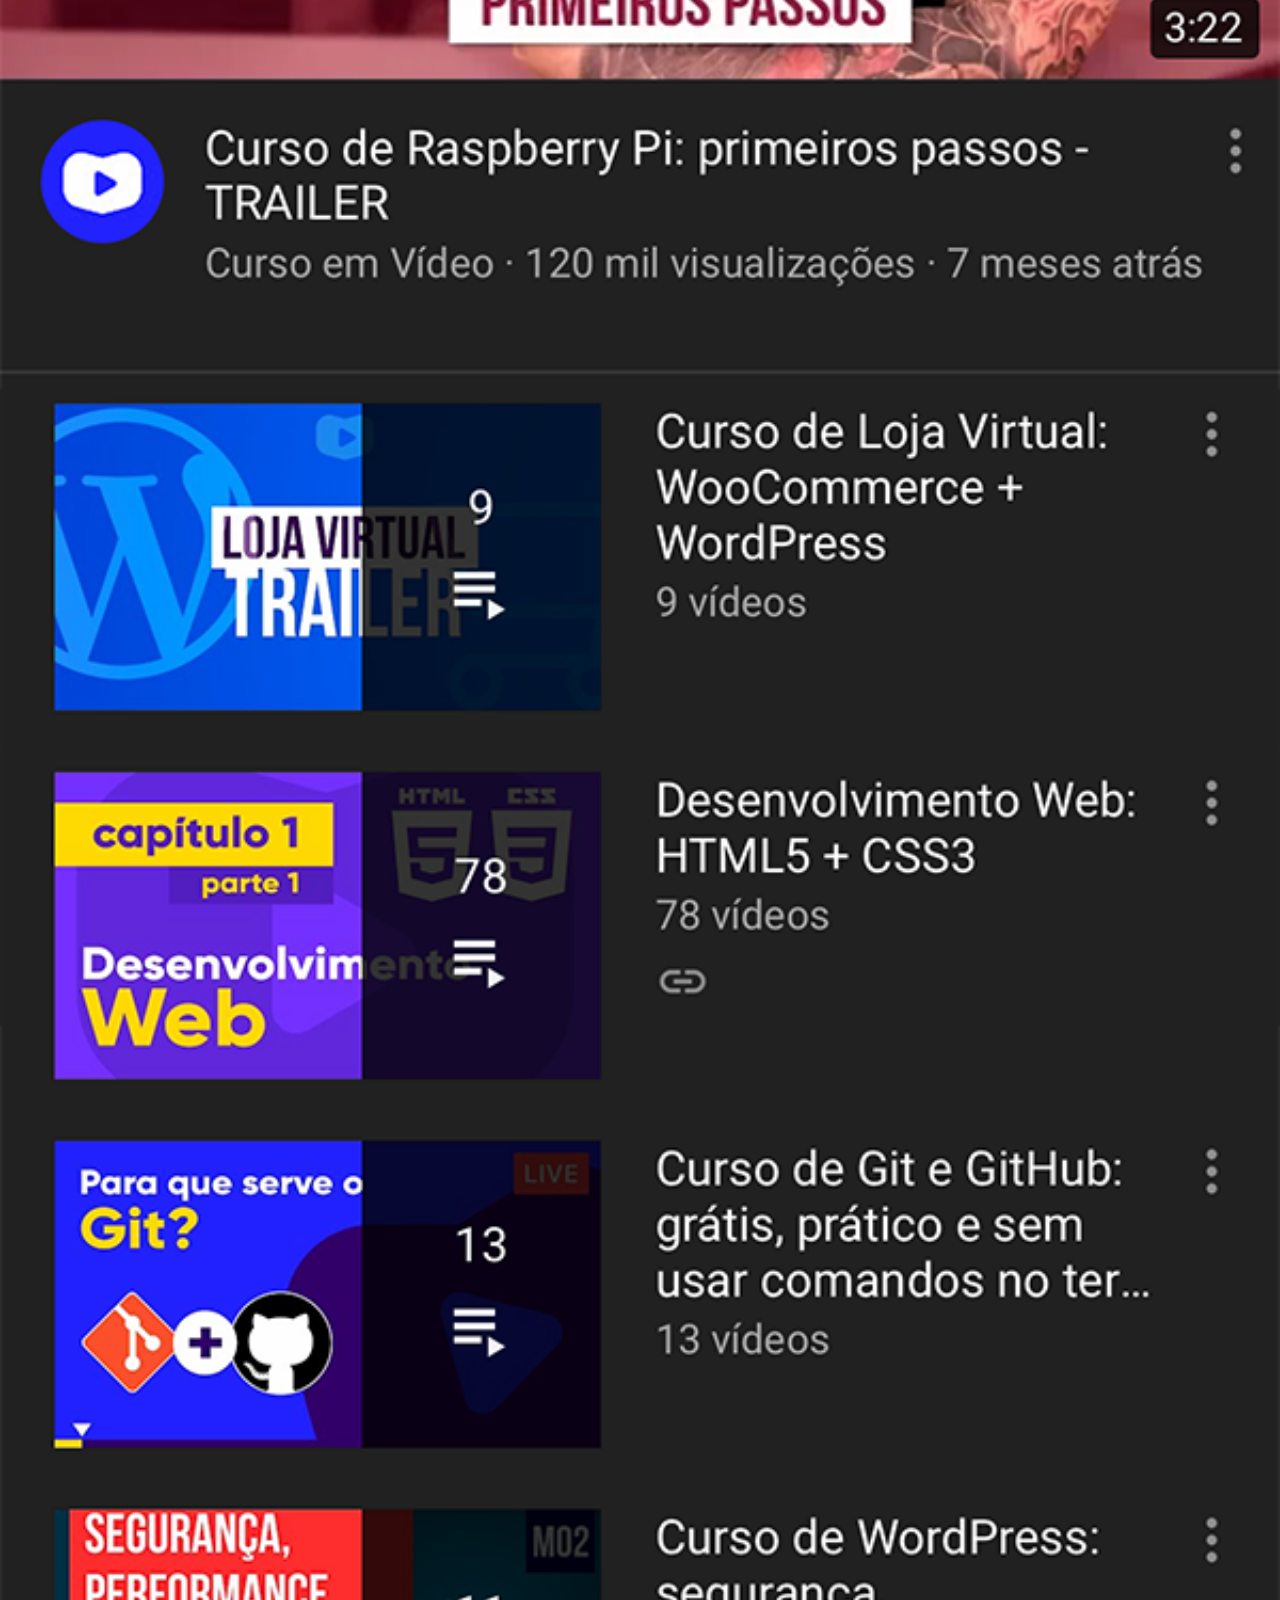
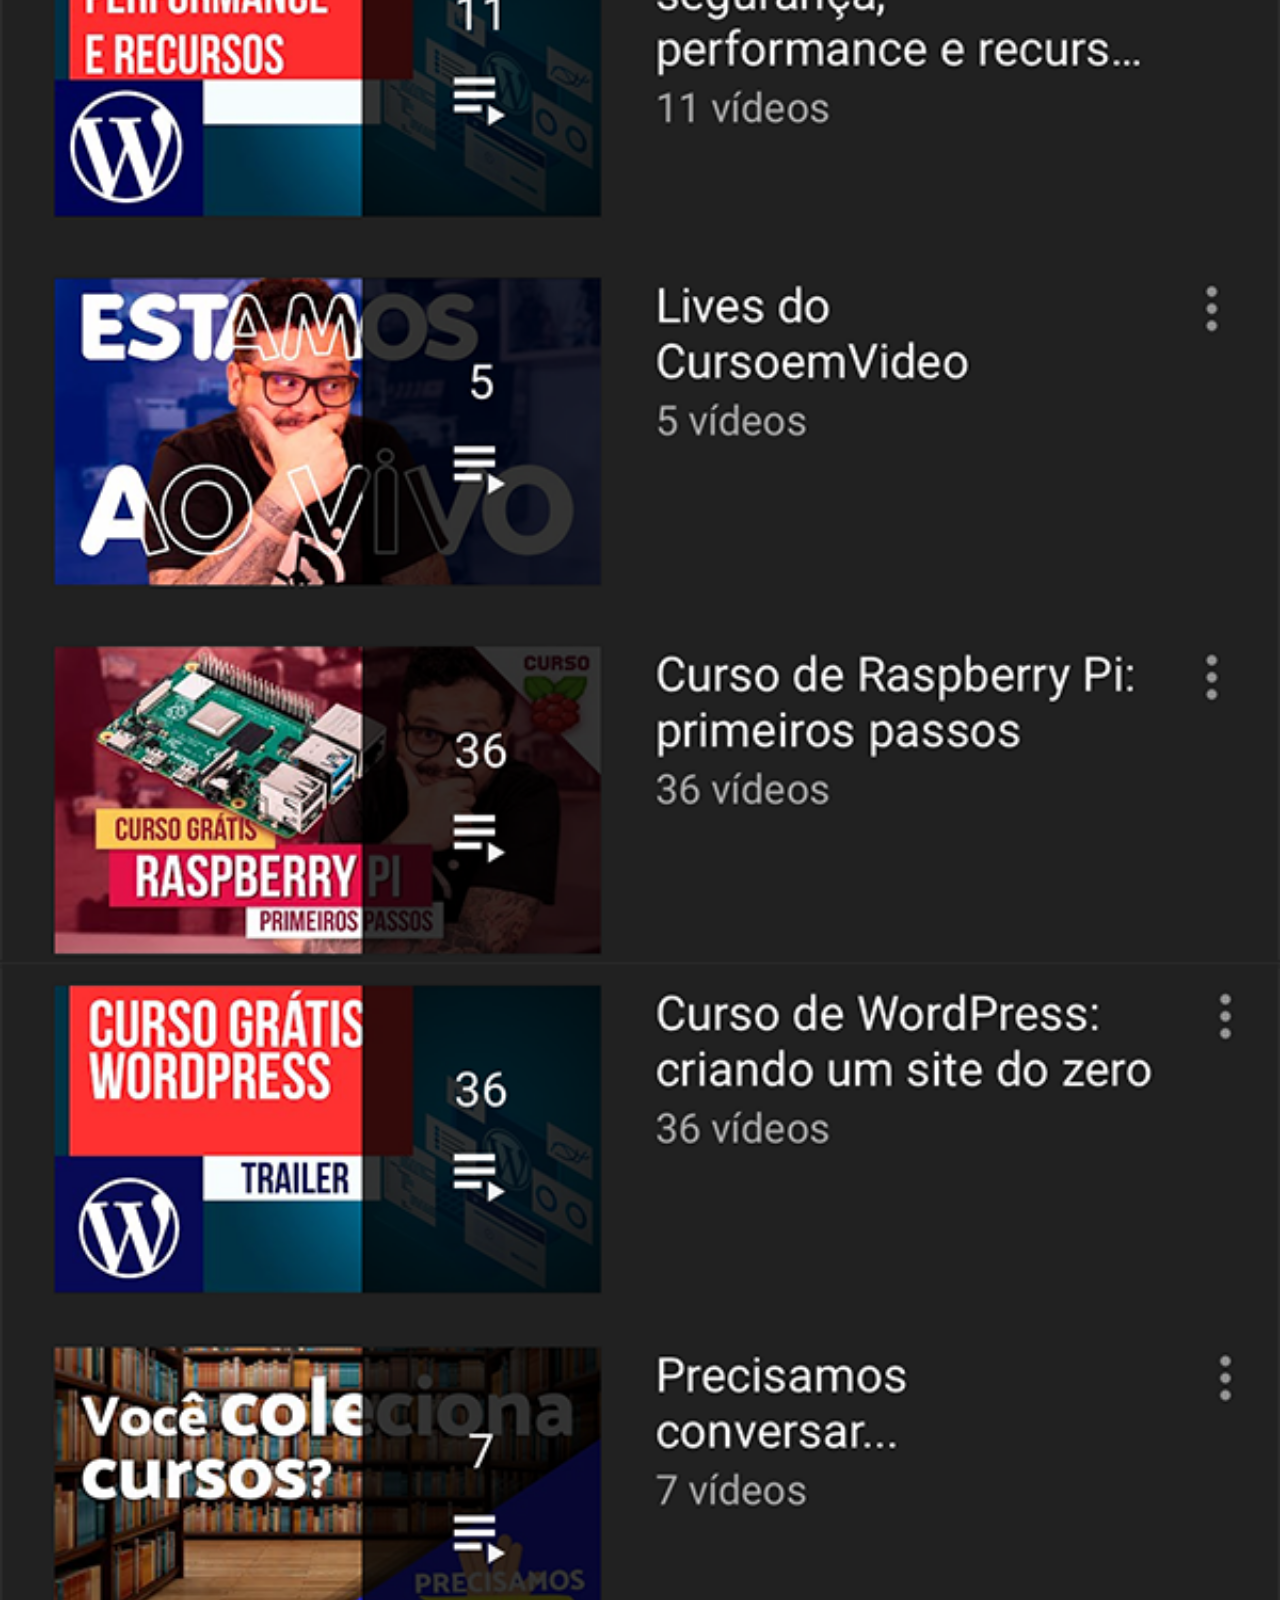
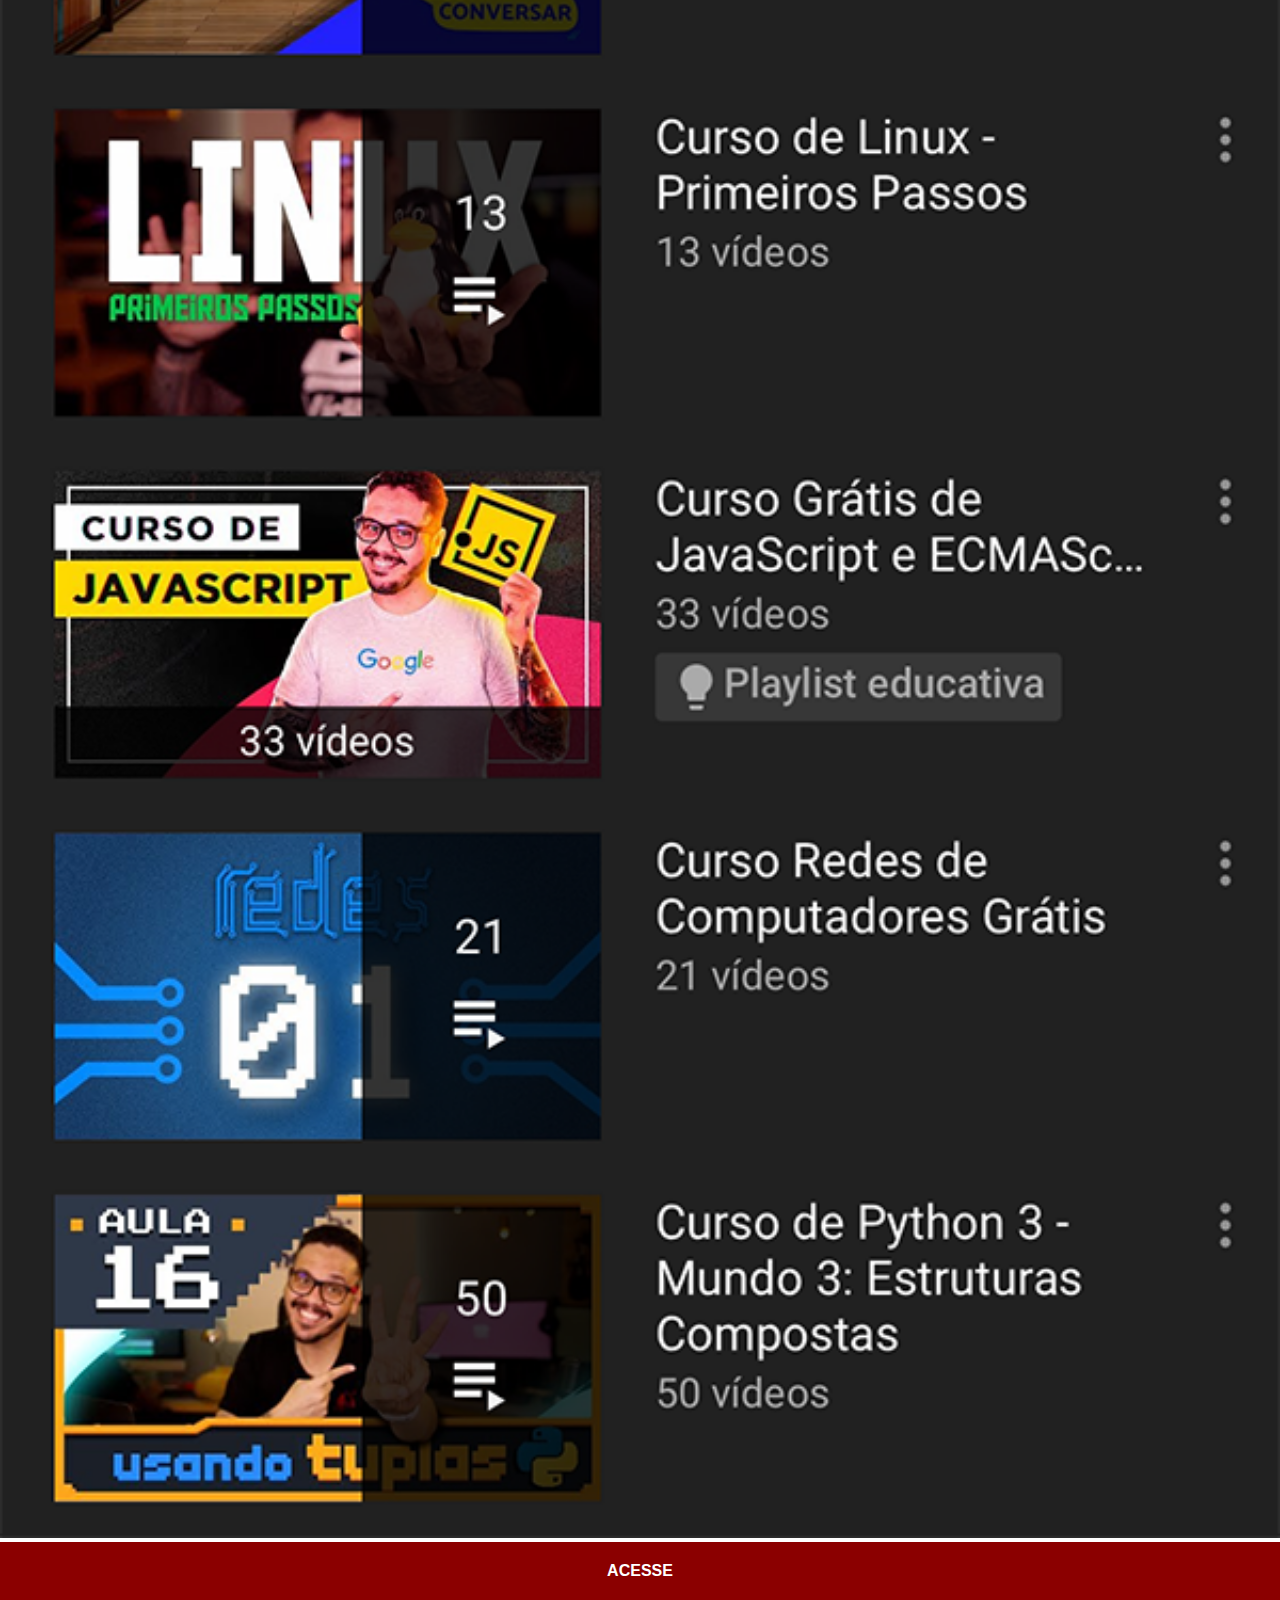
<file: youtube.html>
<!DOCTYPE html>
<html lang="pt-br">
<head>
    <meta charset="UTF-8">
    <meta http-equiv="X-UA-Compatible" content="IE=edge">
    <meta name="viewport" content="width=device-width, initial-scale=1.0">
    <link rel="shortcut icon" href="favicon.ico" type="image/x-icon">
    
    <title>YouTube</title>

    <style>
        * {
            margin: 0px;
            padding: 0px;
            font-family: Arial, Helvetica, sans-serif;
        }
        ::-webkit-scrollbar {
            width: 0px;
            height: 0px;
        }
        img {
            width: 100vw;
        }
        a {
            display: block;
            background-color: darkred;
            color: white;
            font-weight: bolder;
            text-align: center;
            text-decoration: none;
            padding: 20px;
        }
        a:hover {
            text-decoration: underline;
        }
    </style>
</head>
<body>
    <img src="imagens/tela-youtube.png" alt="YouTube">
    <a href="https://youtube.com/cursoemvideo" target="_blank">ACESSE</a>
</body>
</html>
</file>
<file: estilos/style.css>
@charset "UTF-8";

*{
    margin: 0px;
    padding: 0px;
    font-family: Arial, Helvetica, sans-serif;
}
body, main {
    height: 100vh;
    width: 100wh;
    
}
body {
    background: url('../imagens/fundo-madeira.jpg') no-repeat top center;
    background-size: cover;
}
main {
    height: 100vh;
    position: relative;
}
section#telefone {
    position: absolute;
    top: 50%;
    left: 50%;
    transform: translate(-50%,-50%);

    height: 627px;
    width: 311px;
    background: url('../imagens/frame-iphone.png');
}
iframe#tela {
    position: relative;
    top: 80px;
    left: 22px;
    height: 471px;
    width: 269px;
}
#redes {
    text-align: right;
    
}
#redes img {
    height: 50px;
    width: 50px;
    margin: 10px;
    border-radius: 50%;
    box-shadow: 2px 2px 5px rgba(0, 0, 0, 0.418);
    box-sizing: border-box;
}
#redes img:hover {
    transform: translate(-3px, -3px);
    border: 2px solid rgba(255, 255, 255, 0.514);
    box-shadow: 5px 5px 10px rgba(0, 0, 0, 0.788);
}
</file>
